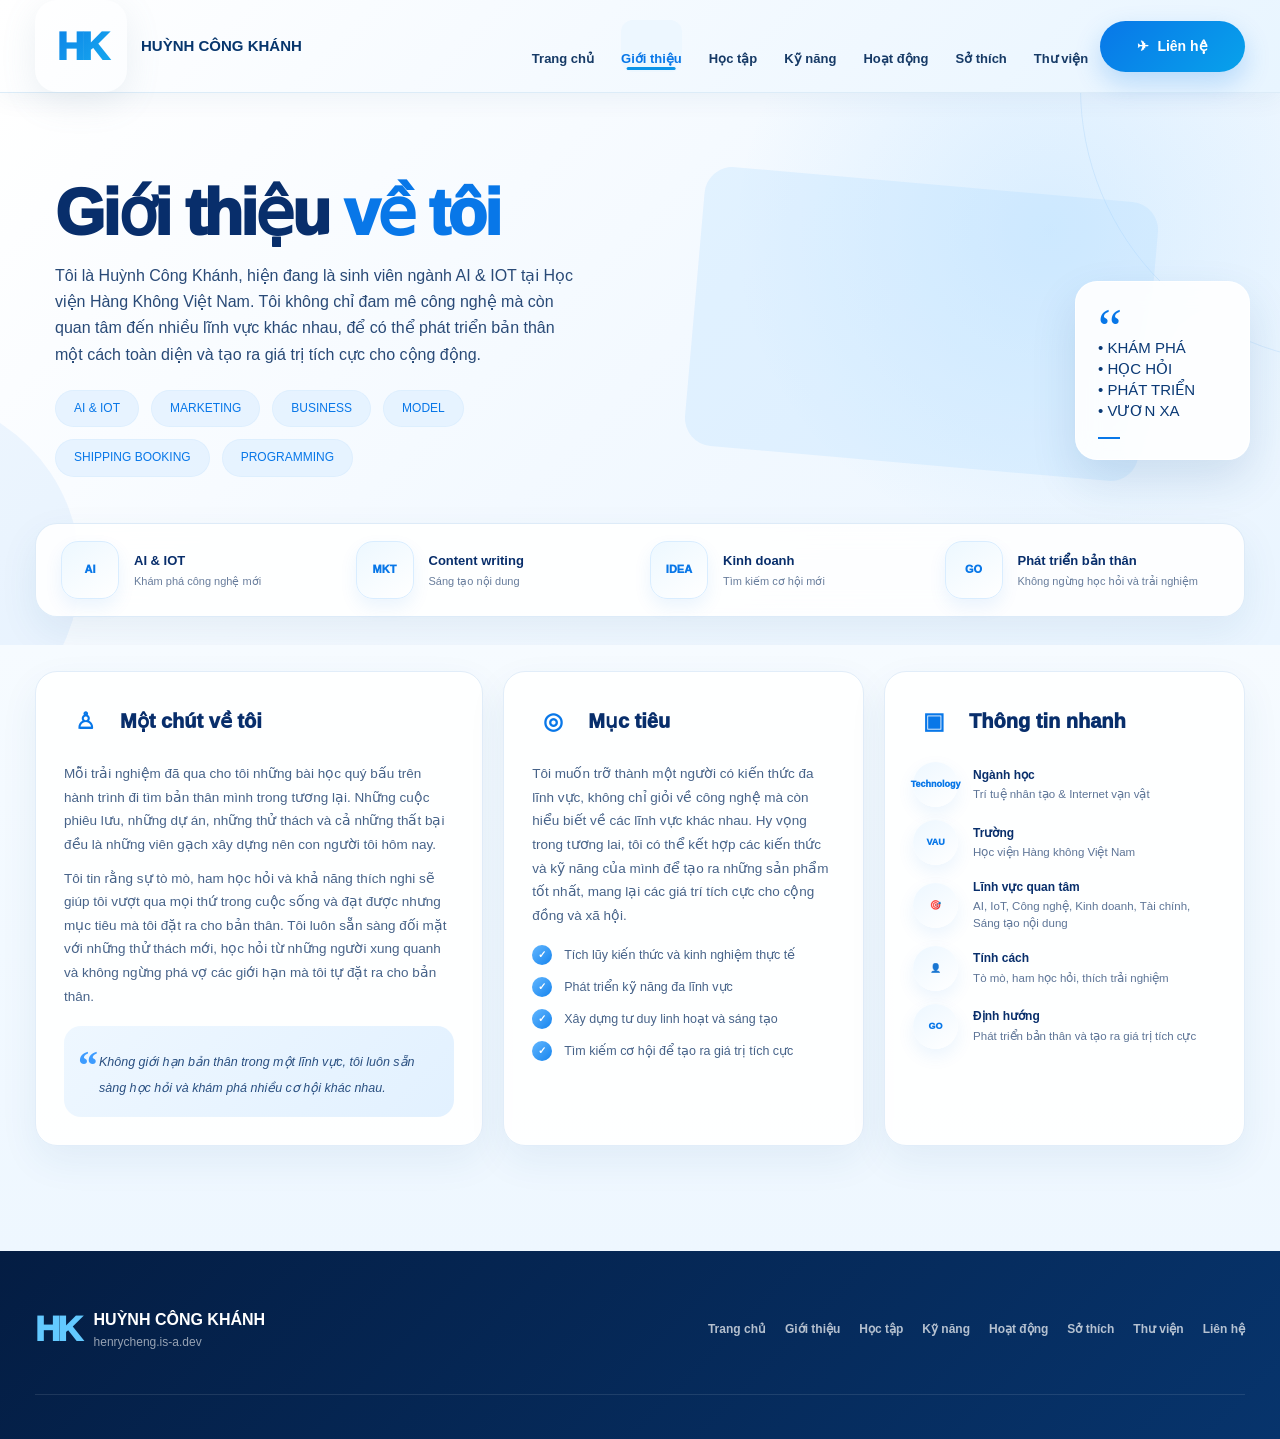
<file: about.html>
<!DOCTYPE html>
<html lang="vi">

<head>
    <meta charset="UTF-8">
    <meta name="viewport" content="width=device-width, initial-scale=1.0">

    <meta name="description"
          content="Giới thiệu về Huỳnh Công Khánh - Sinh viên Trí tuệ nhân tạo & Internet vạn vật">

    <title>Huỳnh Công Khánh | Giới thiệu</title>

    <link rel="stylesheet" href="style.css">
</head>

<body>


<!-- =====================================================
     HEADER
===================================================== -->

<header class="site-header">

    <div class="container navbar">

        <a href="index.html" class="logo">
            <span class="logo-hk">HK</span>
            <span class="logo-name">HUỲNH CÔNG KHÁNH</span>
        </a>


        <nav class="main-nav">

            <ul class="nav-links">

                <li>
                    <a href="index.html">
                        Trang chủ
                    </a>
                </li>

                <li>
                    <a href="about.html" class="active">
                        Giới thiệu
                    </a>
                </li>

                <li>
                    <a href="education.html">
                        Học tập
                    </a>
                </li>

                <li>
                    <a href="skills.html">
                        Kỹ năng
                    </a>
                </li>

                <li>
                    <a href="projects.html">
                        Hoạt động
                    </a>
                </li>

                <li>
                    <a href="interests.html">
                        Sở thích
                    </a>
                </li>

                <li>
                    <a href="gallery.html">
                        Thư viện
                    </a>
                </li>

            </ul>

        </nav>


        <a href="contact.html" class="nav-contact">
            <span>✈</span>
            Liên hệ
        </a>

    </div>

</header>



<!-- =====================================================
     ABOUT PAGE
===================================================== -->

<main class="about-new-page">


<!-- =====================================================
     HERO
===================================================== -->

<section class="about-new-hero">

    <div class="about-new-decoration about-decoration-left"></div>
    <div class="about-new-decoration about-decoration-right"></div>


    <div class="container about-new-hero-grid">


        <!-- ================= LEFT ================= -->

        <div class="about-new-intro">



            <h1>
                Giới thiệu
                <span>về tôi</span>
            </h1>


            <p class="about-new-description">
                Tôi là Huỳnh Công Khánh, hiện đang là sinh viên ngành AI & IOT tại Học viện Hàng Không Việt Nam.
                Tôi không chỉ đam mê công nghệ mà còn quan tâm đến nhiều lĩnh vực khác nhau, để có thể phát triển bản thân một cách toàn diện và tạo ra giá trị tích cực cho cộng động.
            </p>


            <!-- TAGS -->

            <div class="about-new-tags">

                <span>AI & IOT</span>

                <span>MARKETING</span>

                <span>BUSINESS</span>

                <span>MODEL</span>

                <span>SHIPPING BOOKING</span>

                <span>PROGRAMMING</span>

            </div>

        </div>



        <!-- ================= RIGHT IMAGE ================= -->

        <div class="about-new-photo-area">


            <div class="about-photo-back"></div>


        


            <!-- QUOTE -->

            <div class="about-photo-quote">

                <div class="about-quote-mark">
                    “
                </div>


                        


                
                <p>
                    • KHÁM PHÁ<br>
                    • HỌC HỎI<br>
                    • PHÁT TRIỂN<br>
                    • VƯƠN XA
                </p>

                <span></span>

            </div>


        </div>

    </div>



    <!-- =================================================
         HIGHLIGHT BAR
    ================================================= -->

    <div class="container">

        <div class="about-highlight-bar">


            <!-- ITEM 1 -->

            <div class="about-highlight-item">

                <div class="about-highlight-icon">
                    AI
                </div>

                <div>

                    <strong>
                        AI & IOT 
                    </strong>

                    <span>
                        Khám phá công nghệ mới
                    </span>

                </div>

            </div>



            <!-- ITEM 2 -->

            <div class="about-highlight-item">

                <div class="about-highlight-icon">
                    MKT
                </div>

                <div>

                    <strong>
                        Content writing 
                    </strong>

                    <span>
                        Sáng tạo nội dung 
                    </span>

                </div>

            </div>



            <!-- ITEM 3 -->

            <div class="about-highlight-item">

                <div class="about-highlight-icon">
                    IDEA
                </div>

                <div>

                    <strong>
                        Kinh doanh
                    </strong>

                    <span>
                        Tìm kiếm cơ hội mới 
                    </span>

                </div>

            </div>



            <!-- ITEM 4 -->

            <div class="about-highlight-item">

                <div class="about-highlight-icon">
                    GO 
                </div>

                <div>

                    <strong>
                        Phát triển bản thân
                    </strong>

                    <span>
                        Không ngừng học hỏi và trải nghiệm 
                    </span>

                </div>

            </div>


        </div>

    </div>

</section>



<!-- =====================================================
     ABOUT DETAILS
===================================================== -->

<section class="about-new-details">

    <div class="container">


        <div class="about-details-grid">


            <!-- =================================================
                 CARD 1 - MỘT CHÚT VỀ TÔI
            ================================================= -->

            <article class="about-detail-card">


                <div class="about-detail-title">

                    <div class="about-detail-title-icon">
                        ♙
                    </div>

                    <h2>
                        Một chút về tôi
                    </h2>

                </div>


                <p>
                    Mỗi trải nghiệm đã qua cho tôi những bài học quý bấu trên hành trình đi tìm bản thân mình trong tương lại. 
                    Những cuộc phiêu lưu, những dự án, những thử thách và cả những thất bại đều là những viên gạch xây dựng nên con người tôi hôm nay. 

                </p>


                <p>
                    Tôi tin rằng sự tò mò, ham học hỏi và khả năng thích nghi sẽ giúp tôi vượt qua mọi thứ trong cuộc sống và đạt được nhưng mục tiêu mà tôi đặt ra cho bản thân. 
                    Tôi luôn sẵn sàng đối mặt với những thử thách mới, học hỏi từ những người xung quanh và không ngừng phá vợ các giới hạn mà tôi tự đặt ra cho bản thân.
                
                </p>


                <div class="about-mini-quote">

                    <span>“</span>

                    <em>
                        Không giới hạn bản thân trong một lĩnh vực,
                        tôi luôn sẵn sàng học hỏi và khám phá
                        nhiều cơ hội khác nhau.
                    </em>

                </div>


            </article>



            <!-- =================================================
                 CARD 2 - MỤC TIÊU
            ================================================= -->

            <article class="about-detail-card">


                <div class="about-detail-title">

                    <div class="about-detail-title-icon">
                        ◎
                    </div>

                    <h2>
                        Mục tiêu
                    </h2>

                </div>


                <p>
                    Tôi muốn trỡ thành một người có kiến thức đa lĩnh vực, không chỉ giỏi về công nghệ mà còn hiểu biết về các lĩnh vực khác nhau.
                    Hy vọng trong tương lai, tôi có thể kết hợp các kiến thức và kỹ năng của mình để tạo ra những sản phẩm tốt nhất, mang lại các giá trí tích cực cho cộng đồng và xã hội.
                
                </p>



                <div class="about-goal-list">


                    <div>
                        <span>✓</span>

                        <p>
                            Tích lũy kiến thức và kinh nghiệm thực tế
                        </p>
                    </div>


                    <div>
                        <span>✓</span>

                        <p>
                            Phát triển kỹ năng đa lĩnh vực
                        </p>
                    </div>


                    <div>
                        <span>✓</span>

                        <p>
                            Xây dựng tư duy linh hoạt và sáng tạo
                        </p>
                    </div>


                    <div>
                        <span>✓</span>

                        <p>
                            Tìm kiếm cơ hội để tạo ra giá trị tích cực
                        </p>
                    </div>


                </div>


            </article>



            <!-- =================================================
                 CARD 3 - THÔNG TIN NHANH
            ================================================= -->

            <article class="about-detail-card about-quick-card">


                <div class="about-detail-title">

                    <div class="about-detail-title-icon">
                        ▣
                    </div>

                    <h2>
                        Thông tin nhanh
                    </h2>

                </div>



                <div class="about-quick-list">


                    <!-- NGÀNH -->

                    <div class="about-quick-item">

                        <div class="about-quick-icon">
                            Technology
                        </div>

                        <div>

                            <strong>
                                Ngành học
                            </strong>

                            <p>
                                Trí tuệ nhân tạo & Internet vạn vật
                            </p>

                        </div>

                    </div>



                    <!-- TRƯỜNG -->

                    <div class="about-quick-item">

                        <div class="about-quick-icon">
                            VAU
                        </div>

                        <div>

                            <strong>
                                Trường
                            </strong>

                            <p>
                                Học viện Hàng không Việt Nam
                            </p>

                        </div>

                    </div>



                    <!-- QUAN TÂM -->

                    <div class="about-quick-item">

                        <div class="about-quick-icon">
                            🎯
                        </div>

                        <div>

                            <strong>
                                Lĩnh vực quan tâm
                            </strong>

                            <p>
                                AI, IoT, Công nghệ, Kinh doanh,
                                Tài chính, Sáng tạo nội dung
                            </p>

                        </div>

                    </div>



                    <!-- TÍNH CÁCH -->

                    <div class="about-quick-item">

                        <div class="about-quick-icon">
                            👤
                        </div>

                        <div>

                            <strong>
                                Tính cách
                            </strong>

                            <p>
                                Tò mò, ham học hỏi,
                                thích trải nghiệm
                            </p>

                        </div>

                    </div>



                    <!-- ĐỊNH HƯỚNG -->

                    <div class="about-quick-item">

                        <div class="about-quick-icon">
                            GO
                        </div>

                        <div>

                            <strong>
                                Định hướng
                            </strong>

                            <p>
                                Phát triển bản thân
                                và tạo ra giá trị tích cực
                            </p>

                        </div>

                    </div>


                </div>


            </article>


        </div>


    </div>

</section>


</main>



<!-- =====================================================
     FOOTER
===================================================== -->

<footer class="site-footer">

    <div class="container footer-container">


        <div class="footer-brand">

            <span class="footer-hk">
                HK
            </span>


            <div>

                <strong>
                    HUỲNH CÔNG KHÁNH
                </strong>

                <p>
                    henrycheng.is-a.dev
                </p>

            </div>

        </div>


        <div class="footer-links">

            <a href="index.html">
                Trang chủ
            </a>

            <a href="about.html">
                Giới thiệu
            </a>

            <a href="education.html">
                Học tập
            </a>

            <a href="skills.html">
                Kỹ năng
            </a>

            <a href="projects.html">
                Hoạt động
            </a>

            <a href="interests.html">
                Sở thích
            </a>

            <a href="gallery.html">
                Thư viện
            </a>

            <a href="contact.html">
                Liên hệ
            </a>

        </div>


        <div class="footer-copy">



        </div>


    </div>

</footer>


</body>

</html>
</file>
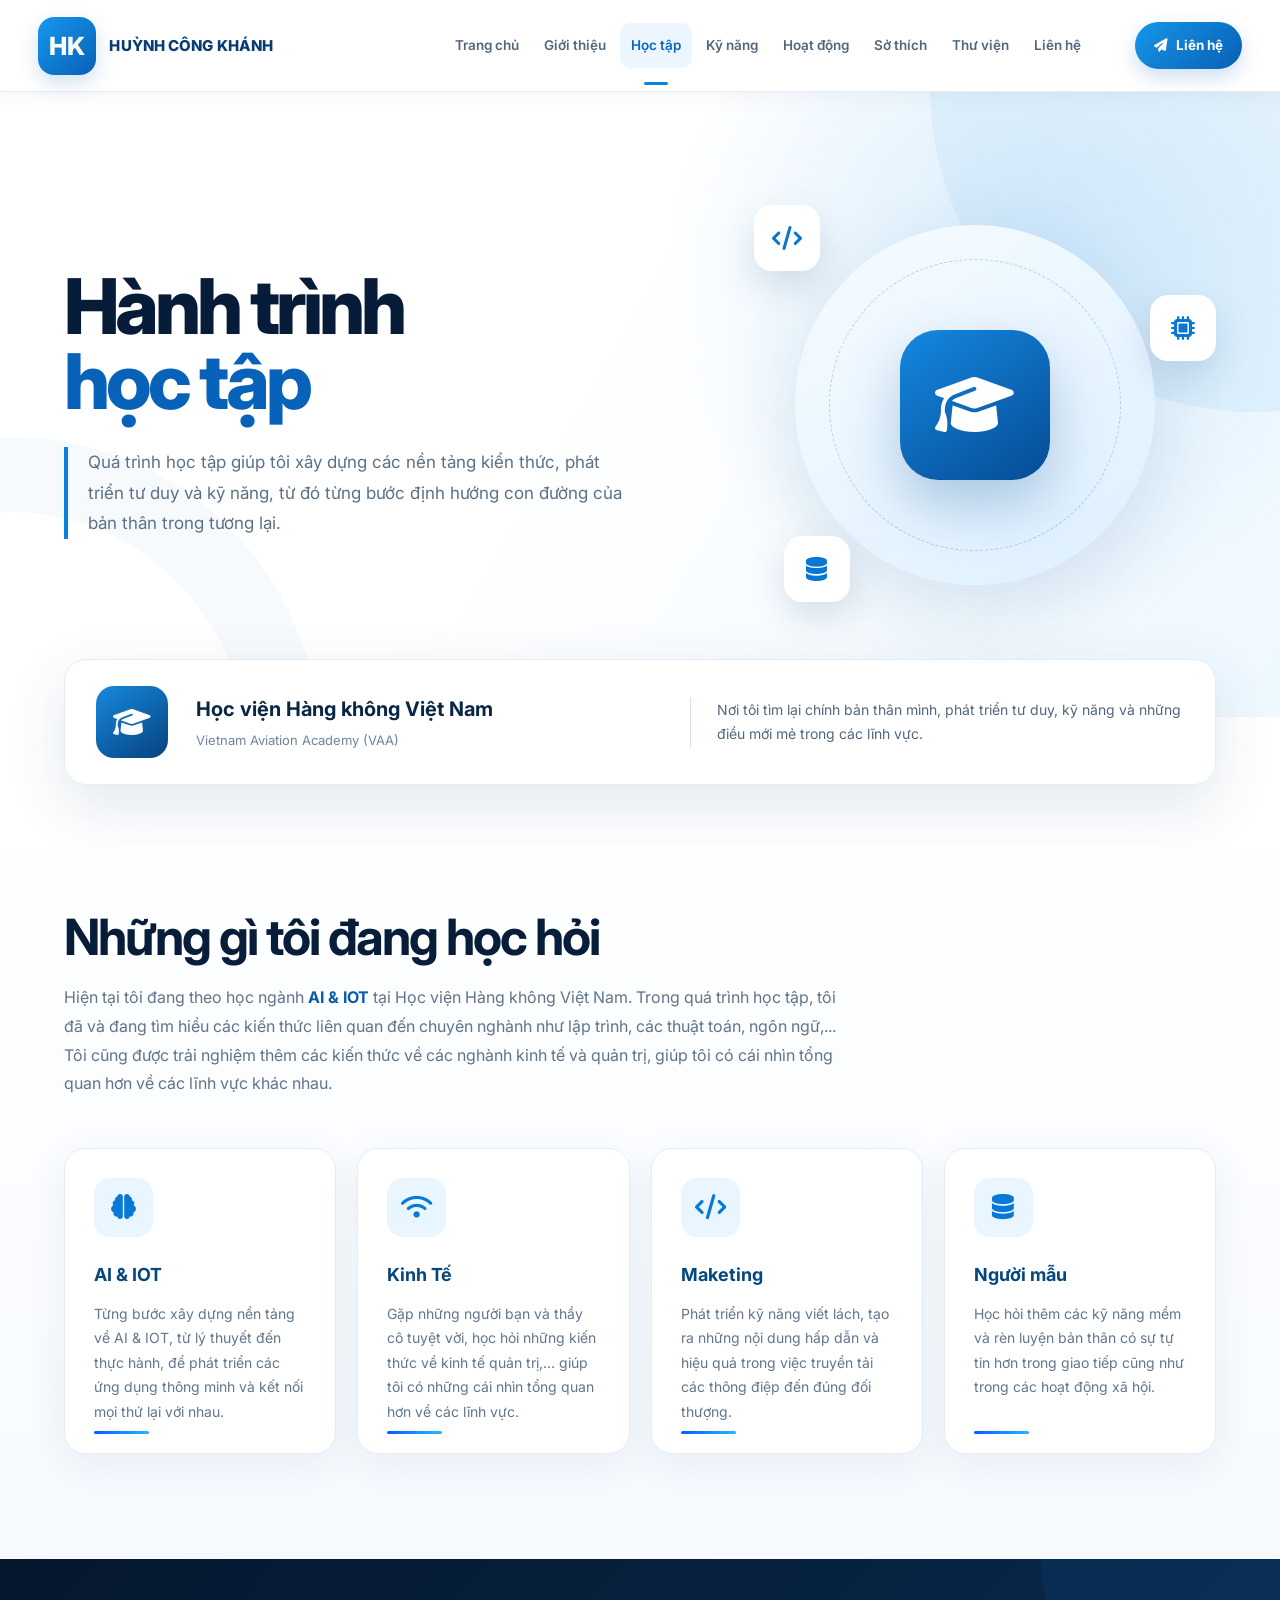
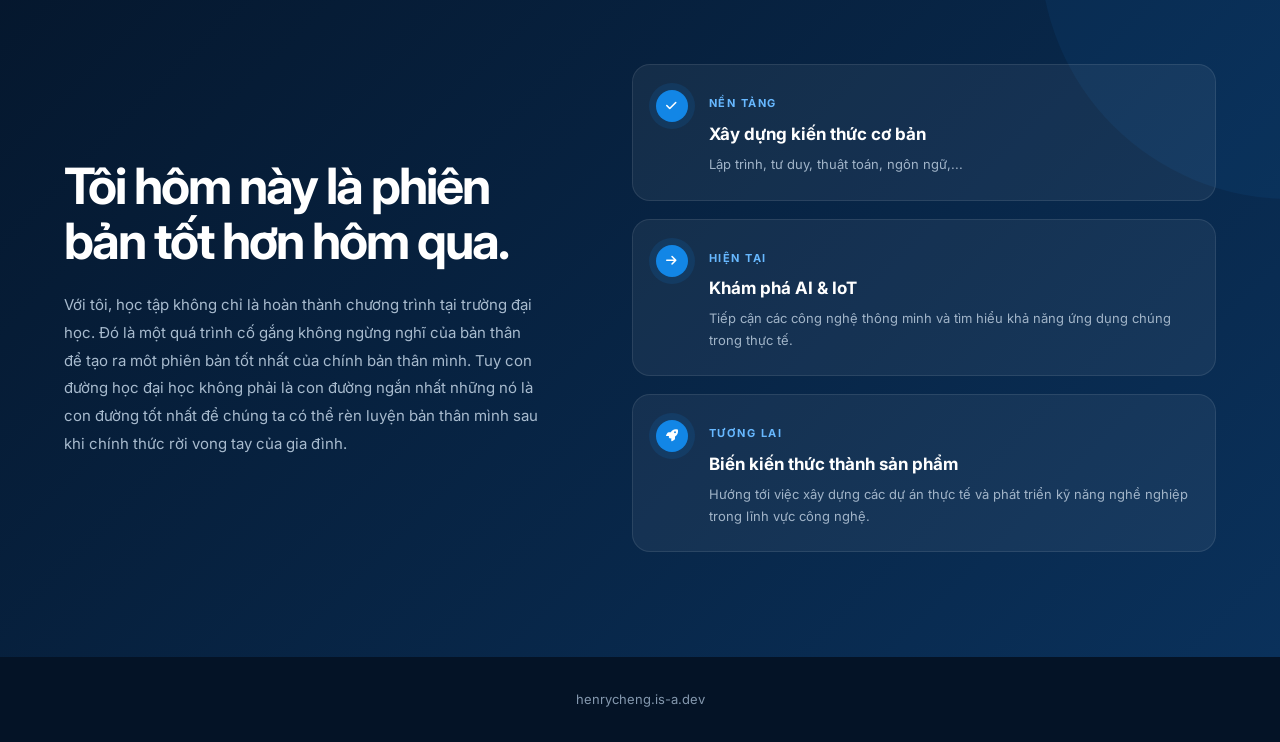
<file: education.html>
<!DOCTYPE html>
<html lang="vi">

<head>
    <meta charset="UTF-8">

    <meta name="viewport"
          content="width=device-width, initial-scale=1.0">

    <meta name="description"
          content="Hành trình học tập của Huỳnh Công Khánh">

    <title>Huỳnh Công Khánh | Học tập</title>

    <!-- FONT -->
    <link rel="preconnect"
          href="https://fonts.googleapis.com">

    <link rel="preconnect"
          href="https://fonts.gstatic.com"
          crossorigin>

    <link href="https://fonts.googleapis.com/css2?family=Inter:wght@400;500;600;700;800&display=swap"
          rel="stylesheet">

    <!-- ICON -->
    <link rel="stylesheet"
          href="https://cdnjs.cloudflare.com/ajax/libs/font-awesome/6.5.2/css/all.min.css">


    <style>

        /* =====================================================
           RESET
        ===================================================== */

        * {
            margin: 0;
            padding: 0;
            box-sizing: border-box;
        }

        html {
            scroll-behavior: smooth;
        }

        body {
            font-family: "Inter", Arial, sans-serif;
            background: #ffffff;
            color: #0a2342;
            line-height: 1.6;
        }

        a {
            color: inherit;
            text-decoration: none;
        }

        img {
            max-width: 100%;
            display: block;
        }


        /* =====================================================
           CONTAINER
        ===================================================== */

        .container {
            width: min(1180px, 90%);
            margin: auto;
        }


        /* =====================================================
           HEADER
        ===================================================== */

        .header {
            width: 100%;
            height: 92px;

            position: sticky;
            top: 0;
            z-index: 9999;

            background:
                rgba(255, 255, 255, 0.96);

            border-bottom:
                1px solid #e8eef5;

            box-shadow:
                0 4px 20px
                rgba(17, 58, 95, 0.05);

            backdrop-filter: blur(15px);
        }


        .header-inner {
            width: min(1500px, 94%);
            height: 100%;

            margin: auto;

            display: flex;
            align-items: center;

            gap: 35px;
        }


        /* =====================================================
           LOGO
        ===================================================== */

        .logo {
            display: flex;
            align-items: center;

            gap: 13px;

            flex-shrink: 0;
        }


        .logo-box {
            width: 58px;
            height: 58px;

            display: flex;
            align-items: center;
            justify-content: center;

            border-radius: 16px;

            background:
                linear-gradient(
                    135deg,
                    #1598ed,
                    #0860b6
                );

            color: white;

            font-size: 25px;
            font-weight: 800;

            box-shadow:
                0 8px 20px
                rgba(8, 96, 182, 0.18);
        }


        .logo-name {
            color: #073c74;

            font-size: 15px;
            font-weight: 800;

            white-space: nowrap;

            letter-spacing: 0.1px;
        }


        /* =====================================================
           NAVIGATION
        ===================================================== */

        .nav {
            margin-left: auto;

            display: flex;
            align-items: center;

            gap: 3px;
        }


        .nav a {
            position: relative;

            padding: 12px 11px;

            border-radius: 10px;

            color: #52677d;

            font-size: 13.5px;
            font-weight: 600;

            white-space: nowrap;

            transition:
                color 0.25s ease,
                background 0.25s ease;
        }


        .nav a:hover {
            color: #0767c2;
            background: #f1f7fd;
        }


        .nav a.active {
            color: #0867c3;
            background: #edf6ff;
        }


        .nav a.active::after {
            content: "";

            position: absolute;

            left: 50%;
            bottom: -17px;

            width: 24px;
            height: 3px;

            transform: translateX(-50%);

            border-radius: 10px;

            background: #0b83df;
        }


        /* =====================================================
           CONTACT BUTTON
        ===================================================== */

        .contact-btn {
            margin-left: 8px;

            padding: 13px 19px;

            display: flex;
            align-items: center;

            gap: 8px;

            flex-shrink: 0;

            border-radius: 100px;

            background:
                linear-gradient(
                    135deg,
                    #1596e9,
                    #0960b5
                );

            color: white;

            font-size: 13.5px;
            font-weight: 700;

            box-shadow:
                0 8px 20px
                rgba(9, 96, 181, 0.2);

            transition: 0.25s ease;
        }


        .contact-btn:hover {
            transform: translateY(-2px);

            box-shadow:
                0 12px 25px
                rgba(9, 96, 181, 0.27);
        }


        /* =====================================================
           MOBILE MENU BUTTON
        ===================================================== */

        .menu-toggle {
            display: none;

            width: 46px;
            height: 46px;

            margin-left: auto;

            align-items: center;
            justify-content: center;

            border: 1px solid #e1eaf3;

            border-radius: 12px;

            background: #ffffff;

            color: #07589f;

            font-size: 20px;

            cursor: pointer;
        }


        /* =====================================================
           HERO
        ===================================================== */

        .hero {
            min-height: 625px;

            position: relative;

            display: flex;
            align-items: center;

            overflow: hidden;

            background:
                radial-gradient(
                    circle at 80% 28%,
                    rgba(29, 147, 231, 0.15),
                    transparent 32%
                ),
                linear-gradient(
                    120deg,
                    #ffffff 0%,
                    #ffffff 43%,
                    #eef8ff 100%
                );
        }


        .hero::before {
            content: "";

            position: absolute;

            width: 650px;
            height: 650px;

            right: -300px;
            top: -330px;

            border-radius: 50%;

            background:
                rgba(13, 125, 214, 0.06);
        }


        .hero::after {
            content: "";

            position: absolute;

            width: 470px;
            height: 470px;

            left: -300px;
            bottom: -340px;

            border-radius: 50%;

            border:
                75px solid
                rgba(11, 112, 202, 0.035);
        }


        .hero-grid {
            position: relative;
            z-index: 2;

            display: grid;

            grid-template-columns:
                1.1fr 0.9fr;

            gap: 80px;

            align-items: center;
        }


        /* =====================================================
           HERO LEFT
        ===================================================== */

        .eyebrow {
            margin-bottom: 21px;

            display: flex;
            align-items: center;

            gap: 14px;

            color: #496982;

            font-size: 12px;
            font-weight: 700;

            letter-spacing: 4px;

            text-transform: uppercase;
        }


        .eyebrow::after {
            content: "";

            width: 50px;
            height: 1px;

            background: #7890a7;
        }


        .hero h1 {
            margin-bottom: 28px;

            color: #071c38;

            font-size:
                clamp(55px, 6vw, 82px);

            font-weight: 800;

            line-height: 0.97;

            letter-spacing: -4px;
        }


        .hero h1 span {
            display: block;

            color: #0862b9;
        }


        .hero-description {
            max-width: 570px;

            padding-left: 20px;

            border-left:
                4px solid #0781db;

            color: #5b7086;

            font-size: 17px;

            line-height: 1.8;
        }


        /* =====================================================
           HERO RIGHT
        ===================================================== */

        .hero-art {
            min-height: 430px;

            position: relative;

            display: flex;
            align-items: center;
            justify-content: center;
        }


        .art-circle {
            width: 360px;
            height: 360px;

            position: relative;

            display: flex;
            align-items: center;
            justify-content: center;

            border-radius: 50%;

            background:
                linear-gradient(
                    145deg,
                    #f7fcff,
                    #dcefff
                );

            box-shadow:
                0 30px 80px
                rgba(16, 75, 130, 0.13);
        }


        .art-circle::before {
            content: "";

            position: absolute;

            width: 290px;
            height: 290px;

            border:
                1px dashed
                rgba(8, 104, 192, 0.27);

            border-radius: 50%;
        }


        .main-icon {
            width: 150px;
            height: 150px;

            position: relative;
            z-index: 2;

            display: flex;
            align-items: center;
            justify-content: center;

            border-radius: 38px;

            background:
                linear-gradient(
                    145deg,
                    #1488df,
                    #064b95
                );

            color: white;

            font-size: 63px;

            box-shadow:
                0 25px 55px
                rgba(4, 76, 145, 0.27);
        }


        .float-icon {
            width: 66px;
            height: 66px;

            position: absolute;
            z-index: 5;

            display: flex;
            align-items: center;
            justify-content: center;

            border-radius: 18px;

            background: white;

            color: #0877d3;

            font-size: 24px;

            box-shadow:
                0 15px 35px
                rgba(24, 71, 114, 0.15);
        }


        .float-1 {
            top: 15px;
            left: 20px;
        }


        .float-2 {
            right: 0;
            top: 105px;
        }


        .float-3 {
            left: 50px;
            bottom: 18px;
        }


        /* =====================================================
           SCHOOL CARD
        ===================================================== */

        .school-section {
            position: relative;
            z-index: 10;

            margin-top: -58px;
        }


        .school-card {
            display: grid;

            grid-template-columns:
                74px 1fr 1px 1fr;

            gap: 26px;

            align-items: center;

            padding: 26px 31px;

            border:
                1px solid #e3edf6;

            border-radius: 22px;

            background:
                rgba(255, 255, 255, 0.98);

            box-shadow:
                0 20px 60px
                rgba(16, 60, 105, 0.12);
        }


        .school-icon {
            width: 72px;
            height: 72px;

            display: flex;
            align-items: center;
            justify-content: center;

            border-radius: 18px;

            background:
                linear-gradient(
                    145deg,
                    #1789de,
                    #06427e
                );

            color: white;

            font-size: 30px;
        }


        .school-name h3 {
            margin-bottom: 5px;

            color: #092644;

            font-size: 20px;
        }


        .school-name p {
            color: #71849a;

            font-size: 13px;
        }


        .divider {
            width: 1px;
            height: 50px;

            background: #d5e0ea;
        }


        .school-description {
            color: #52677e;

            font-size: 14px;

            line-height: 1.75;
        }


        /* =====================================================
           LEARNING
        ===================================================== */

        .learning {
            padding: 125px 0 105px;

            background:
                linear-gradient(
                    180deg,
                    #ffffff,
                    #f6faff
                );
        }


        .section-heading {
            max-width: 780px;

            margin-bottom: 50px;
        }


        .section-heading h2 {
            margin-bottom: 18px;

            color: #071d39;

            font-size:
                clamp(36px, 4vw, 50px);

            line-height: 1.1;

            letter-spacing: -2px;
        }


        .section-heading p {
            color: #60748a;

            font-size: 16px;

            line-height: 1.8;
        }


        .section-heading strong {
            color: #0b5ca7;
        }


        /* =====================================================
           CARDS
        ===================================================== */

        .learning-grid {
            display: grid;

            grid-template-columns:
                repeat(4, 1fr);

            gap: 21px;
        }


        .learning-card {
            min-height: 295px;

            position: relative;

            padding: 29px;

            overflow: hidden;

            border:
                1px solid #e4edf6;

            border-radius: 21px;

            background: white;

            box-shadow:
                0 12px 40px
                rgba(25, 65, 105, 0.07);

            transition: 0.3s ease;
        }


        .learning-card:hover {
            transform: translateY(-9px);

            border-color: #c8e4f8;

            box-shadow:
                0 25px 55px
                rgba(25, 65, 105, 0.13);
        }


        .card-number {
            position: absolute;

            right: 21px;
            top: 12px;

            color: #edf3f8;

            font-size: 55px;
            font-weight: 800;
        }


        .card-icon {
            width: 59px;
            height: 59px;

            position: relative;
            z-index: 2;

            margin-bottom: 24px;

            display: flex;
            align-items: center;
            justify-content: center;

            border-radius: 16px;

            background: #e9f5ff;

            color: #0879d7;

            font-size: 25px;
        }


        .learning-card h3 {
            position: relative;
            z-index: 2;

            margin-bottom: 12px;

            color: #06477f;

            font-size: 18px;
        }


        .learning-card p {
            position: relative;
            z-index: 2;

            color: #63768b;

            font-size: 14px;

            line-height: 1.75;
        }


        .learning-card::after {
            content: "";

            position: absolute;

            left: 29px;
            bottom: 19px;

            width: 55px;
            height: 3px;

            border-radius: 10px;

            background:
                linear-gradient(
                    90deg,
                    #075dff,
                    #22b9ff
                );

            transition: 0.3s;
        }


        .learning-card:hover::after {
            width: 105px;
        }


        /* =====================================================
           JOURNEY
        ===================================================== */

        .journey {
            padding: 105px 0;

            position: relative;

            overflow: hidden;

            color: white;

            background:
                linear-gradient(
                    135deg,
                    #05172d,
                    #0a315b
                );
        }


        .journey::before {
            content: "";

            position: absolute;

            width: 500px;
            height: 500px;

            right: -260px;
            top: -260px;

            border-radius: 50%;

            background:
                rgba(34, 145, 235, 0.07);
        }


        .journey-grid {
            position: relative;
            z-index: 2;

            display: grid;

            grid-template-columns:
                0.9fr 1.1fr;

            gap: 90px;

            align-items: center;
        }


        .journey .eyebrow {
            color: #66b8ff;
        }


        .journey .eyebrow::after {
            background: #4083bd;
        }


        .journey h2 {
            margin-bottom: 22px;

            font-size:
                clamp(36px, 4vw, 50px);

            line-height: 1.1;

            letter-spacing: -2px;
        }


        .journey-description {
            color: #a8bbce;

            font-size: 15px;

            line-height: 1.85;
        }


        /* =====================================================
           TIMELINE
        ===================================================== */

        .timeline {
            display: flex;
            flex-direction: column;

            gap: 18px;
        }


        .timeline-item {
            position: relative;

            padding:
                24px 25px
                24px 76px;

            border:
                1px solid
                rgba(255, 255, 255, 0.09);

            border-radius: 18px;

            background:
                rgba(255, 255, 255, 0.055);

            transition: 0.3s ease;
        }


        .timeline-item:hover {
            transform: translateX(6px);

            background:
                rgba(255, 255, 255, 0.08);
        }


        .timeline-icon {
            width: 32px;
            height: 32px;

            position: absolute;

            left: 23px;
            top: 25px;

            display: flex;
            align-items: center;
            justify-content: center;

            border-radius: 50%;

            background: #1286e6;

            color: white;

            font-size: 12px;

            box-shadow:
                0 0 0 7px
                rgba(18, 134, 230, 0.13);
        }


        .timeline-item span {
            color: #67b8ff;

            font-size: 11px;
            font-weight: 700;

            letter-spacing: 1.5px;
        }


        .timeline-item h3 {
            margin: 6px 0;

            font-size: 17px;
        }


        .timeline-item p {
            color: #a1b4c8;

            font-size: 13px;

            line-height: 1.65;
        }


        /* =====================================================
           FOOTER
        ===================================================== */

        .footer {
            padding: 32px 20px;

            text-align: center;

            background: #041326;

            color: #8498ae;

            font-size: 13px;
        }


        /* =====================================================
           TABLET
        ===================================================== */

        @media (max-width: 1200px) {

            .header-inner {
                width: 95%;
                gap: 20px;
            }

            .logo-name {
                display: none;
            }

            .nav a {
                padding: 11px 8px;
                font-size: 12.5px;
            }
        }


        @media (max-width: 950px) {

            .hero-grid {
                grid-template-columns: 1fr;
            }

            .hero-art {
                display: none;
            }

            .hero {
                min-height: 570px;
            }

            .learning-grid {
                grid-template-columns:
                    repeat(2, 1fr);
            }

            .journey-grid {
                grid-template-columns: 1fr;

                gap: 55px;
            }

            .school-card {
                grid-template-columns:
                    74px 1fr;
            }

            .divider,
            .school-description {
                display: none;
            }


            /* MOBILE NAV */

            .nav,
            .contact-btn {
                display: none;
            }

            .menu-toggle {
                display: flex;
            }

            .logo-name {
                display: block;
            }

            .header {
                height: 82px;
            }

            .nav.open {
                display: flex;

                position: absolute;

                top: 82px;
                left: 0;

                width: 100%;

                padding: 14px 5% 20px;

                flex-direction: column;
                align-items: stretch;

                gap: 3px;

                background: white;

                border-top:
                    1px solid #edf1f5;

                box-shadow:
                    0 15px 30px
                    rgba(20, 55, 90, 0.1);
            }

            .nav.open a {
                width: 100%;

                padding: 13px 15px;
            }

            .nav a.active::after {
                display: none;
            }

            .nav.open .mobile-contact {
                margin-top: 5px;

                color: white;

                background:
                    linear-gradient(
                        135deg,
                        #1596e9,
                        #0960b5
                    );
            }
        }


        /* =====================================================
           MOBILE
        ===================================================== */

        @media (max-width: 650px) {

            .header-inner {
                width: 92%;
            }

            .logo-box {
                width: 48px;
                height: 48px;

                border-radius: 13px;

                font-size: 21px;
            }

            .logo-name {
                font-size: 13px;
            }

            .hero {
                min-height: 530px;
            }

            .hero h1 {
                font-size: 50px;

                letter-spacing: -3px;
            }

            .hero-description {
                font-size: 15px;
            }

            .school-section {
                margin-top: -42px;
            }

            .school-card {
                padding: 18px;

                gap: 15px;
            }

            .school-icon {
                width: 58px;
                height: 58px;

                font-size: 23px;
            }

            .school-name h3 {
                font-size: 15px;
            }

            .school-name p {
                font-size: 11px;
            }

            .learning {
                padding:
                    100px 0 80px;
            }

            .learning-grid {
                grid-template-columns: 1fr;
            }

            .journey {
                padding: 80px 0;
            }

            .timeline-item {
                padding:
                    22px 20px
                    22px 70px;
            }
        }


        @media (max-width: 400px) {

            .logo-name {
                max-width: 150px;

                white-space: normal;

                line-height: 1.25;
            }

            .hero h1 {
                font-size: 44px;
            }
        }

    </style>

</head>


<body>


<!-- =====================================================
     HEADER
===================================================== -->

<header class="header">

    <div class="header-inner">


        <!-- LOGO -->

        <a href="index.html"
           class="logo">

            <div class="logo-box">
                HK
            </div>

            <span class="logo-name">
                HUỲNH CÔNG KHÁNH
            </span>

        </a>


        <!-- DESKTOP NAV -->

        <nav class="nav"
             id="navigation">

            <a href="index.html">
                Trang chủ
            </a>

            <a href="about.html">
                Giới thiệu
            </a>

            <a href="education.html"
               class="active">
                Học tập
            </a>

            <a href="skills.html">
                Kỹ năng
            </a>

            <a href="projects.html">
                Hoạt động
            </a>

            <a href="interests.html">
                Sở thích
            </a>

            <a href="gallery.html">
                Thư viện
            </a>

            <!-- CHỈ HIỆN TRONG MENU MOBILE -->

            <a href="contact.html"
               class="mobile-contact">
                Liên hệ
            </a>

        </nav>


        <!-- CONTACT -->

        <a href="contact.html"
           class="contact-btn">

            <i class="fa-solid fa-paper-plane"></i>

            Liên hệ

        </a>


        <!-- MOBILE BUTTON -->

        <button class="menu-toggle"
                id="menuToggle"
                type="button"
                aria-label="Mở menu">

            <i class="fa-solid fa-bars"></i>

        </button>


    </div>

</header>



<main>


    <!-- =====================================================
         HERO
    ====================================================== -->

    <section class="hero">

        <div class="container hero-grid">


            <!-- LEFT -->

            <div>

              

                <h1>

                    Hành trình

                    <span>
                        học tập
                    </span>

                </h1>


                <p class="hero-description">

                    Quá trình học tập giúp tôi xây dựng các nền tảng kiển thức, phát triển tư duy và kỹ năng, từ đó từng bước định hướng con đường của bản thân trong tương lại. 

                </p>

            </div>



            <!-- RIGHT -->

            <div class="hero-art">


                <div class="art-circle">

                    <div class="main-icon">

                        <i class="fa-solid fa-graduation-cap"></i>

                    </div>

                </div>


                <div class="float-icon float-1">

                    <i class="fa-solid fa-code"></i>

                </div>


                <div class="float-icon float-2">

                    <i class="fa-solid fa-microchip"></i>

                </div>


                <div class="float-icon float-3">

                    <i class="fa-solid fa-database"></i>

                </div>


            </div>


        </div>

    </section>



    <!-- =====================================================
         SCHOOL
    ====================================================== -->

    <section class="school-section">

        <div class="container">

            <div class="school-card">


                <div class="school-icon">

                    <i class="fa-solid fa-graduation-cap"></i>

                </div>


                <div class="school-name">

                    <h3>
                        Học viện Hàng không Việt Nam
                    </h3>

                    <p>
                        Vietnam Aviation Academy (VAA)
                    </p>

                </div>


                <div class="divider"></div>


                <div class="school-description">

                    Nơi tôi tìm lại chính bản thân mình, phát triển tư duy, kỹ năng và những điều mới mẻ trong các lĩnh vực. 


                </div>


            </div>

        </div>

    </section>



    <!-- =====================================================
         LEARNING
    ====================================================== -->

    <section class="learning">

        <div class="container">


            <div class="section-heading">

            

                <h2>
                    Những gì tôi đang học hỏi 
                </h2>


                <p>

                    Hiện tại tôi đang theo học ngành

                    <strong>
                        AI & IOT 
                    </strong>

                    tại Học viện Hàng không Việt Nam.

                    Trong quá trình học tập, tôi đã và đang tìm hiểu các kiến thức liên quan đến chuyên nghành như lập trình, các thuật toán, ngôn ngữ,... 
                    Tôi cũng được trải nghiệm thêm các kiến thức về các nghành kinh tế và quản trị, giúp tôi có cái nhìn tổng quan hơn về các lĩnh vực khác nhau. 


                </p>

            </div>



            <div class="learning-grid">


                <!-- 01 -->

                <article class="learning-card">


                    <div class="card-icon">

                        <i class="fa-solid fa-brain"></i>

                    </div>

                    <h3>
                        AI & IOT 
                    </h3>

                    <p>

                        Từng bước xây dựng nền tảng về AI & IOT, từ lý thuyết đến thực hành, để phát triển các ứng dụng thông minh và kết nối mọi thứ lại với nhau. 


                    </p>

                </article>



                <!-- 02 -->

                <article class="learning-card">

                 

                    <div class="card-icon">

                        <i class="fa-solid fa-wifi"></i>

                    </div>

                    <h3>
                        Kinh Tế
                    </h3>

                    <p>

                        Gặp những người bạn và thầy cô tuyệt vời, học hỏi những kiến thức về kinh tế quản trị,... giúp tôi có những cái nhìn tổng quan hơn về các lĩnh vực. 


                    </p>

                </article>



                <!-- 03 -->

                <article class="learning-card">

                

                    <div class="card-icon">

                        <i class="fa-solid fa-code"></i>

                    </div>

                    <h3>
                        Maketing 
                    </h3>

                    <p>

                        Phát triển kỹ năng viết lách, tạo ra những nội dung hấp dẫn và hiệu quả trong việc truyền tải các thông điệp đến đúng đối thượng. 


                    </p>

                </article>



                <!-- 04 -->

                <article class="learning-card">


                    <div class="card-icon">

                        <i class="fa-solid fa-database"></i>

                    </div>

                    <h3>
                        Người mẫu 
                    </h3>

                    <p>

                         Học hỏi thêm các kỹ năng mềm và rèn luyện bản thân có sự tự tin hơn trong giao tiếp cũng như trong các hoạt động xã hội. 
                        

                    </p>

                </article>


            </div>

        </div>

    </section>



    <!-- =====================================================
         JOURNEY
    ====================================================== -->

    <section class="journey">

        <div class="container journey-grid">


            <!-- LEFT -->

            <div>


                <h2>

                    Tôi hôm này là phiên bản tốt hơn hôm qua. 

                </h2>


                <p class="journey-description">

                    Với tôi, học tập không chỉ là hoàn thành
                    chương trình tại trường đại học.

                    Đó là một quá trình cố gắng không ngừng nghĩ của bản thân để tạo ra môt phiên bản tốt nhất của chính bản thân mình. 
                    Tuy con đường học đại học không phải là con đường ngắn nhất những nó là con đường tốt nhất để chúng ta có thể rèn luyện bản thân mình sau khi chính thức rời vong tay của gia đình. 

                </p>

            </div>



            <!-- RIGHT -->

            <div class="timeline">


                <div class="timeline-item">

                    <div class="timeline-icon">

                        <i class="fa-solid fa-check"></i>

                    </div>

                    <span>
                        NỀN TẢNG
                    </span>

                    <h3>
                        Xây dựng kiến thức cơ bản
                    </h3>

                    <p>

                        Lập trình, tư duy, thuật toán, ngôn ngữ,... 

                    </p>

                </div>



                <div class="timeline-item">

                    <div class="timeline-icon">

                        <i class="fa-solid fa-arrow-right"></i>

                    </div>

                    <span>
                        HIỆN TẠI
                    </span>

                    <h3>
                        Khám phá AI & IoT
                    </h3>

                    <p>

                        Tiếp cận các công nghệ thông minh
                        và tìm hiểu khả năng ứng dụng
                        chúng trong thực tế.

                    </p>

                </div>



                <div class="timeline-item">

                    <div class="timeline-icon">

                        <i class="fa-solid fa-rocket"></i>

                    </div>

                    <span>
                        TƯƠNG LAI
                    </span>

                    <h3>
                        Biến kiến thức thành sản phẩm
                    </h3>

                    <p>

                        Hướng tới việc xây dựng các dự án
                        thực tế và phát triển kỹ năng
                        nghề nghiệp trong lĩnh vực công nghệ.

                    </p>

                </div>


            </div>


        </div>

    </section>


</main>



<!-- =====================================================
     FOOTER
===================================================== -->

<footer class="footer">

    henrycheng.is-a.dev

</footer>



<!-- =====================================================
     MOBILE MENU
===================================================== -->

<script>

    const menuToggle =
        document.getElementById("menuToggle");

    const navigation =
        document.getElementById("navigation");


    menuToggle.addEventListener(
        "click",
        function () {

            navigation.classList.toggle("open");


            const icon =
                menuToggle.querySelector("i");


            if (
                navigation.classList.contains("open")
            ) {

                icon.classList.remove("fa-bars");

                icon.classList.add("fa-xmark");

            } else {

                icon.classList.remove("fa-xmark");

                icon.classList.add("fa-bars");

            }

        }
    );


    /* Đóng menu sau khi chọn trang */

    const navLinks =
        navigation.querySelectorAll("a");


    navLinks.forEach(
        function (link) {

            link.addEventListener(
                "click",
                function () {

                    navigation.classList.remove("open");

                }
            );

        }
    );

</script>


</body>

</html>
</file>
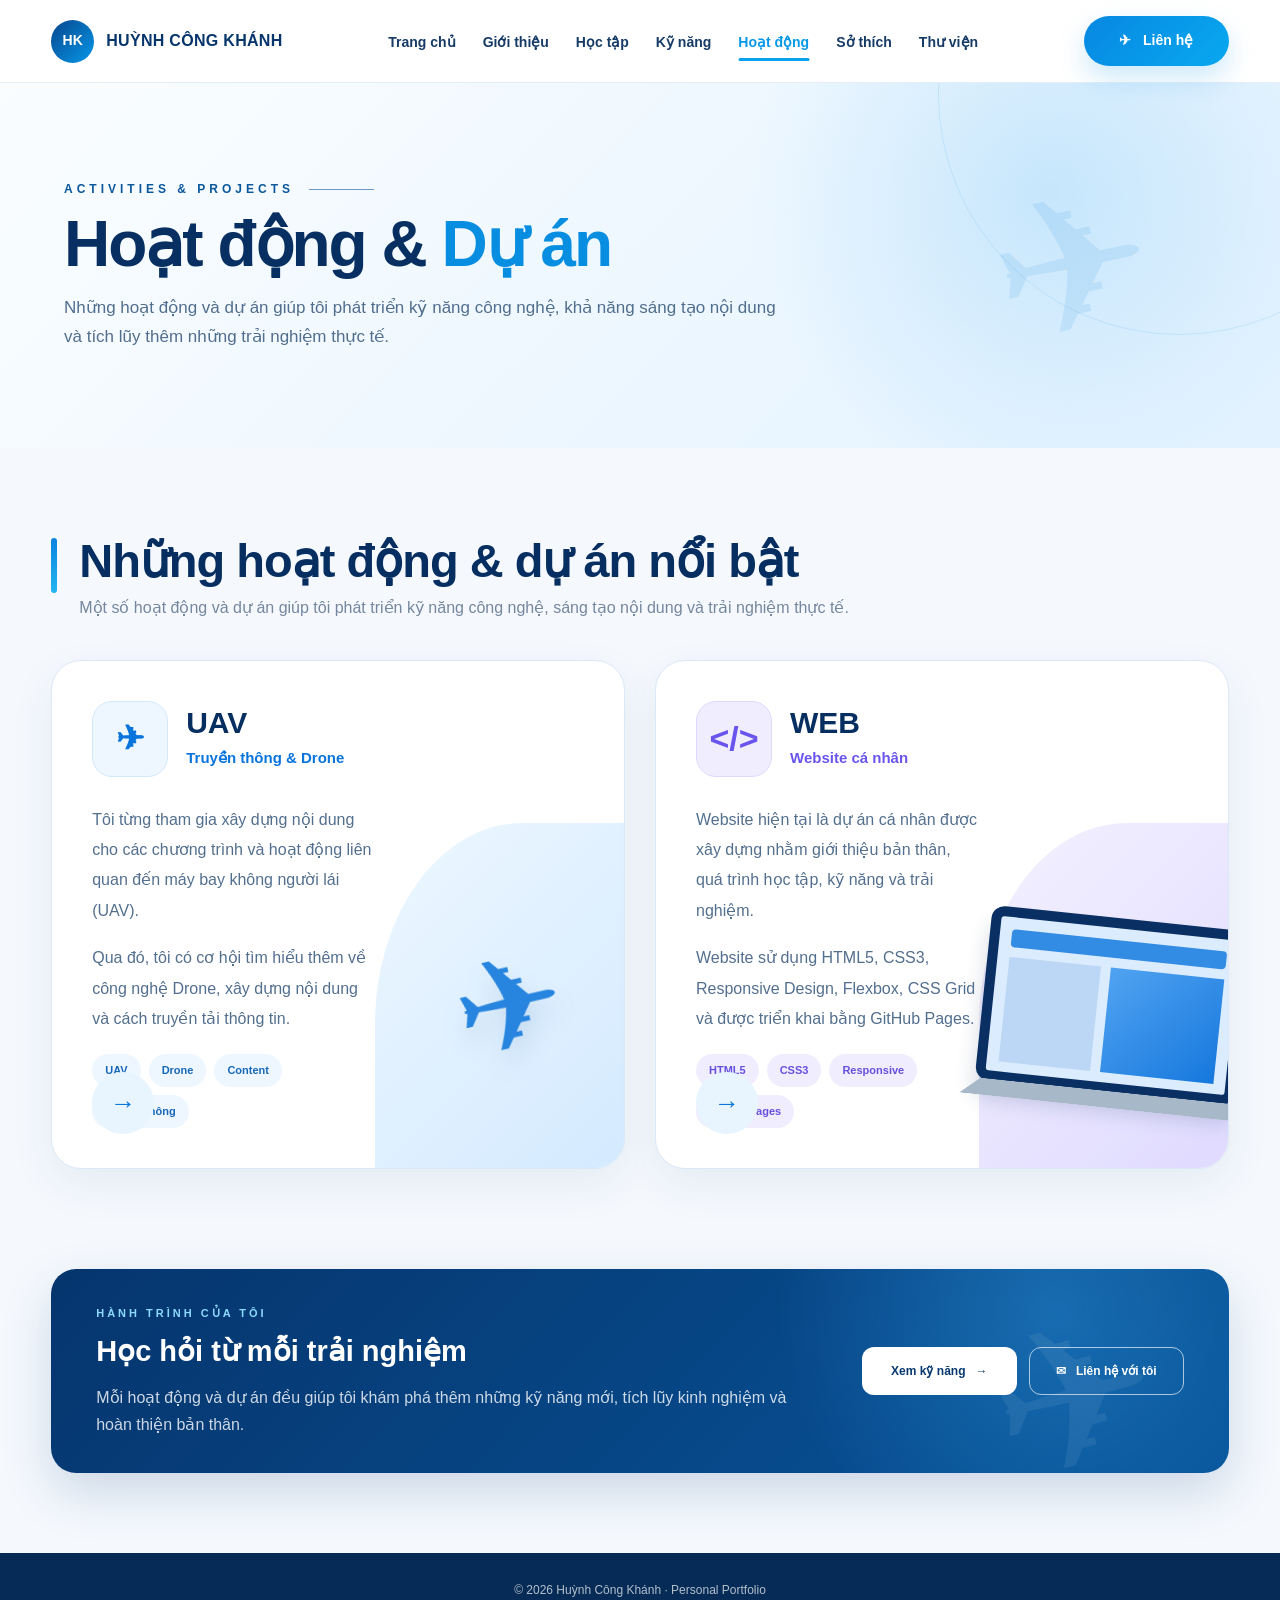
<file: projects.html>
<!DOCTYPE html>
<html lang="vi">

<head>
    <meta charset="UTF-8">
    <meta name="viewport" content="width=device-width, initial-scale=1.0">

    <title>Huỳnh Công Khánh | Hoạt động</title>

    <style>
        /* =====================================================
           RESET
        ===================================================== */

        * {
            margin: 0;
            padding: 0;
            box-sizing: border-box;
        }

        html {
            scroll-behavior: smooth;
        }

        body {
            font-family: Arial, Helvetica, sans-serif;
            background: #f5f9fe;
            color: #123b6d;
            line-height: 1.7;
        }

        a {
            text-decoration: none;
            color: inherit;
        }


        /* =====================================================
           HEADER
        ===================================================== */

        .site-header {
            position: sticky;
            top: 0;
            z-index: 1000;

            background: rgba(255, 255, 255, 0.96);
            backdrop-filter: blur(15px);

            border-bottom: 1px solid #e5edf6;
        }

        .nav-container {
            width: min(1420px, 92%);
            min-height: 82px;

            margin: auto;

            display: flex;
            align-items: center;
            justify-content: space-between;

            gap: 30px;
        }


        /* LOGO */

        .logo {
            display: flex;
            align-items: center;
            gap: 12px;

            flex-shrink: 0;
        }

        .logo-hk {
            width: 43px;
            height: 43px;

            display: flex;
            align-items: center;
            justify-content: center;

            border-radius: 50%;

            background: linear-gradient(
                135deg,
                #06478e,
                #0797e8
            );

            color: white;

            font-size: 14px;
            font-weight: 800;
        }

        .logo-name {
            color: #07366c;

            font-size: 16px;
            font-weight: 800;

            letter-spacing: .3px;
        }


        /* NAV */

        .main-nav {
            display: flex;
            align-items: center;
            justify-content: center;

            gap: 27px;
        }

        .main-nav a {
            position: relative;

            padding: 30px 0 27px;

            color: #173b67;

            font-size: 14px;
            font-weight: 700;

            white-space: nowrap;

            transition: .25s;
        }

        .main-nav a:hover,
        .main-nav a.active {
            color: #0798e7;
        }

        .main-nav a::after {
            content: "";

            position: absolute;

            left: 50%;
            bottom: 20px;

            width: 0;
            height: 3px;

            transform: translateX(-50%);

            background: #0aa2ef;

            border-radius: 20px;

            transition: .25s;
        }

        .main-nav a:hover::after,
        .main-nav a.active::after {
            width: 100%;
        }


        /* CONTACT */

        .contact-btn {
            display: inline-flex;
            align-items: center;
            justify-content: center;

            min-width: 145px;

            padding: 13px 23px;

            border-radius: 999px;

            background: linear-gradient(
                135deg,
                #0788e2,
                #08a8ef
            );

            color: white;

            font-size: 14px;
            font-weight: 800;

            box-shadow: 0 12px 28px rgba(0, 145, 224, .20);

            transition: .25s;
        }

        .contact-btn:hover {
            transform: translateY(-2px);

            box-shadow:
                0 16px 35px rgba(0, 145, 224, .28);
        }


        /* =====================================================
           HERO
        ===================================================== */

        .hero {
            position: relative;

            min-height: 365px;

            display: flex;
            align-items: center;

            overflow: hidden;

            background:
                radial-gradient(
                    circle at 82% 30%,
                    rgba(17, 150, 235, .16),
                    transparent 28%
                ),
                linear-gradient(
                    135deg,
                    #fafdff 0%,
                    #edf7ff 55%,
                    #e2f2ff 100%
                );
        }

        .hero::before {
            content: "";

            position: absolute;

            width: 480px;
            height: 480px;

            right: -140px;
            top: -230px;

            border-radius: 50%;

            border: 1px solid rgba(20, 139, 220, .12);
        }

        .hero::after {
            content: "✈";

            position: absolute;

            right: 10%;
            top: 50%;

            transform: translateY(-50%) rotate(-12deg);

            color: rgba(5, 129, 214, .10);

            font-size: 190px;
        }

        .hero-container {
            position: relative;
            z-index: 2;

            width: min(1420px, 90%);

            margin: auto;
        }

        .hero-label {
            display: flex;
            align-items: center;

            gap: 15px;

            margin-bottom: 10px;

            color: #0b579c;

            font-size: 12px;
            font-weight: 800;

            letter-spacing: 4px;
        }

        .hero-label::after {
            content: "";

            width: 65px;
            height: 1px;

            background: #6d9ac5;
        }

        .hero h1 {
            max-width: 800px;

            color: #072f61;

            font-size: clamp(43px, 5vw, 68px);

            line-height: 1.08;

            letter-spacing: -2px;
        }

        .hero h1 span {
            color: #078ee1;
        }

        .hero p {
            max-width: 720px;

            margin-top: 15px;

            color: #526e8d;

            font-size: 17px;

            line-height: 1.7;
        }


        /* =====================================================
           PROJECT SECTION
        ===================================================== */

        .projects-section {
            padding: 85px 0 100px;
        }

        .section-container {
            width: min(1420px, 92%);
            margin: auto;
        }


        /* TITLE */

        .section-title {
            position: relative;

            margin-bottom: 38px;

            padding-left: 28px;
        }

        .section-title::before {
            content: "";

            position: absolute;

            left: 0;
            top: 5px;

            width: 6px;
            height: 55px;

            border-radius: 20px;

            background: linear-gradient(
                #0b83df,
                #22b5f1
            );
        }

        .section-title h2 {
            color: #062e60;

            font-size: clamp(32px, 4vw, 47px);

            line-height: 1.2;

            letter-spacing: -1px;
        }

        .section-title p {
            margin-top: 5px;

            color: #75869d;

            font-size: 16px;
        }


        /* =====================================================
           2 CARDS
        ===================================================== */

        .projects-grid {
            display: grid;

            grid-template-columns:
                repeat(2, minmax(0, 1fr));

            gap: 30px;
        }


        .project-card {
            position: relative;

            min-height: 470px;

            overflow: hidden;

            padding: 40px;

            background: #fff;

            border: 1px solid #dce8f5;

            border-radius: 30px;

            box-shadow:
                0 16px 45px rgba(19, 63, 105, .07);

            transition:
                transform .35s ease,
                box-shadow .35s ease;
        }

        .project-card:hover {
            transform: translateY(-8px);

            box-shadow:
                0 26px 60px rgba(19, 63, 105, .14);
        }


        /* CARD HEADER */

        .project-header {
            position: relative;
            z-index: 5;

            display: flex;
            align-items: center;

            gap: 18px;
        }

        .project-icon {
            width: 76px;
            height: 76px;

            flex-shrink: 0;

            display: flex;
            align-items: center;
            justify-content: center;

            border-radius: 20px;

            font-size: 34px;
            font-weight: 800;
        }


        /* UAV */

        .uav-card .project-icon {
            color: #0874dc;

            background: #eef7ff;

            border: 1px solid #d3e8fb;
        }


        /* WEB */

        .web-card .project-icon {
            color: #6955ed;

            background: #f0edff;

            border: 1px solid #ded8ff;
        }


        .project-heading h3 {
            color: #062e60;

            font-size: 30px;

            line-height: 1.1;
        }

        .project-category {
            margin-top: 6px;

            font-size: 15px;
            font-weight: 800;
        }

        .uav-card .project-category {
            color: #0874dc;
        }

        .web-card .project-category {
            color: #6955ed;
        }


        /* DESCRIPTION */

        .project-description {
            position: relative;
            z-index: 5;

            max-width: 58%;

            margin-top: 28px;
        }

        .project-description p {
            margin-bottom: 17px;

            color: #536f8e;

            font-size: 16px;

            line-height: 1.9;
        }


        /* TAGS */

        .project-tags {
            position: relative;
            z-index: 5;

            display: flex;
            flex-wrap: wrap;

            gap: 8px;

            max-width: 55%;

            margin-top: 20px;
        }

        .project-tags span {
            padding: 7px 13px;

            border-radius: 999px;

            background: #eef6ff;

            color: #1768b8;

            font-size: 11px;
            font-weight: 700;
        }

        .web-card .project-tags span {
            color: #6551dc;

            background: #f0edff;
        }


        /* BACKGROUND DECORATION */

        .project-art {
            position: absolute;

            right: -20px;
            bottom: -20px;

            width: 47%;
            height: 72%;

            display: flex;
            align-items: center;
            justify-content: center;

            border-radius: 55% 0 0 0;
        }

        .uav-card .project-art {
            background:
                linear-gradient(
                    135deg,
                    #edf7ff,
                    #d2e9ff
                );
        }

        .web-card .project-art {
            background:
                linear-gradient(
                    135deg,
                    #f4f1ff,
                    #ded9ff
                );
        }


        /* BIG ICON */

        .big-art-icon {
            position: relative;
            z-index: 2;

            font-size: 130px;

            filter:
                drop-shadow(
                    0 15px 12px rgba(15, 74, 130, .13)
                );
        }

        .uav-card .big-art-icon {
            color: #2785df;

            transform: rotate(-13deg);
        }


        /* WEB LAPTOP */

        .laptop {
            position: relative;

            width: 260px;
            height: 175px;

            padding: 12px;

            transform: rotate(6deg);

            border: 10px solid #092f63;

            border-radius: 13px;

            background: #dcecff;

            box-shadow:
                0 18px 20px rgba(16, 50, 90, .18);
        }

        .browser-bar {
            height: 18px;

            margin-bottom: 10px;

            border-radius: 4px;

            background: #338ce4;
        }

        .browser-content {
            display: grid;

            grid-template-columns: 1fr 1.25fr;

            gap: 10px;

            height: 105px;
        }

        .browser-content div:first-child {
            background: #bcd7f5;
        }

        .browser-content div:last-child {
            background:
                linear-gradient(
                    135deg,
                    #51a3f1,
                    #1678dd
                );
        }

        .laptop::after {
            content: "";

            position: absolute;

            left: -24px;
            right: -24px;
            bottom: -25px;

            height: 17px;

            background: #a7b8c9;

            clip-path:
                polygon(
                    7% 0,
                    93% 0,
                    100% 100%,
                    0 100%
                );
        }


        /* ARROW */

        .project-arrow {
            position: absolute;

            z-index: 10;

            left: 40px;
            bottom: 34px;

            width: 62px;
            height: 62px;

            display: flex;
            align-items: center;
            justify-content: center;

            border-radius: 50%;

            background: #e8f5ff;

            color: #0877dc;

            font-size: 26px;

            transition: .3s;
        }

        .project-card:hover .project-arrow {
            transform: translateX(7px);

            background: #087ee1;

            color: white;
        }


        /* =====================================================
           BOTTOM CTA
        ===================================================== */

        .journey {
            padding-bottom: 80px;
        }

        .journey-box {
            position: relative;

            width: min(1420px, 92%);
            min-height: 180px;

            margin: auto;

            overflow: hidden;

            padding: 35px 45px;

            display: flex;
            align-items: center;
            justify-content: space-between;

            gap: 40px;

            border-radius: 25px;

            background:
                radial-gradient(
                    circle at 85% 20%,
                    rgba(64, 181, 255, .30),
                    transparent 27%
                ),
                linear-gradient(
                    135deg,
                    #06356d,
                    #07549a
                );

            color: white;

            box-shadow:
                0 20px 50px rgba(7, 53, 105, .17);
        }

        .journey-box::after {
            content: "✈";

            position: absolute;

            right: 6%;
            top: -40px;

            color: rgba(255,255,255,.07);

            font-size: 200px;

            transform: rotate(-15deg);
        }

        .journey-content {
            position: relative;
            z-index: 2;

            max-width: 760px;
        }

        .journey-label {
            margin-bottom: 5px;

            color: #8dd8ff;

            font-size: 11px;
            font-weight: 800;

            letter-spacing: 3px;
        }

        .journey-content h2 {
            font-size: 29px;
        }

        .journey-content p {
            margin-top: 7px;

            color: rgba(255,255,255,.80);
        }

        .journey-actions {
            position: relative;
            z-index: 3;

            display: flex;

            gap: 12px;

            flex-shrink: 0;
        }

        .journey-btn {
            min-width: 155px;

            padding: 13px 20px;

            border: 1px solid rgba(255,255,255,.65);

            border-radius: 12px;

            color: white;

            text-align: center;

            font-size: 12px;
            font-weight: 800;

            transition: .25s;
        }

        .journey-btn.primary {
            background: white;

            color: #07396f;
        }

        .journey-btn:hover {
            transform: translateY(-3px);
        }


        /* =====================================================
           FOOTER
        ===================================================== */

        footer {
            padding: 27px;

            background: #052b56;

            color: rgba(255,255,255,.70);

            text-align: center;

            font-size: 12px;
        }


        /* =====================================================
           TABLET
        ===================================================== */

        @media (max-width: 1100px) {

            .main-nav {
                gap: 16px;
            }

            .projects-grid {
                grid-template-columns: 1fr;
            }

            .project-card {
                min-height: 450px;
            }

            .project-description {
                max-width: 62%;
            }
        }


        /* =====================================================
           MOBILE
        ===================================================== */

        @media (max-width: 850px) {

            .nav-container {
                flex-wrap: wrap;

                padding: 14px 0;
            }

            .main-nav {
                order: 3;

                width: 100%;

                overflow-x: auto;

                justify-content: flex-start;
            }

            .main-nav a {
                padding: 10px 0 14px;
            }

            .main-nav a::after {
                bottom: 5px;
            }

            .hero {
                min-height: 330px;
            }

            .hero::after {
                font-size: 130px;
            }

            .project-description {
                max-width: 100%;
            }

            .project-tags {
                max-width: 100%;
            }

            .project-card {
                padding-bottom: 300px;
            }

            .project-art {
                width: 100%;
                height: 270px;

                right: 0;
                bottom: 0;

                border-radius: 50% 50% 0 0;
            }

            .project-arrow {
                bottom: 235px;
            }

            .journey-box {
                flex-direction: column;
                align-items: flex-start;
            }
        }


        @media (max-width: 550px) {

            .logo-name {
                font-size: 12px;
            }

            .contact-btn {
                min-width: auto;

                padding: 10px 15px;
            }

            .hero h1 {
                font-size: 40px;
            }

            .projects-section {
                padding-top: 60px;
            }

            .project-card {
                padding:
                    27px
                    24px
                    280px;

                border-radius: 22px;
            }

            .project-icon {
                width: 60px;
                height: 60px;

                font-size: 27px;
            }

            .project-heading h3 {
                font-size: 25px;
            }

            .project-description p {
                font-size: 14px;
            }

            .project-art {
                height: 245px;
            }

            .big-art-icon {
                font-size: 100px;
            }

            .laptop {
                width: 215px;
                height: 145px;
            }

            .browser-content {
                height: 80px;
            }

            .project-arrow {
                left: 24px;
                bottom: 210px;

                width: 50px;
                height: 50px;
            }

            .journey-box {
                padding: 30px 25px;
            }

            .journey-actions {
                width: 100%;

                flex-direction: column;
            }

            .journey-btn {
                width: 100%;
            }
        }
    </style>
</head>


<body>


    <!-- =====================================================
         HEADER
    ====================================================== -->

    <header class="site-header">

        <div class="nav-container">


            <a href="index.html" class="logo">

                <span class="logo-hk">
                    HK
                </span>

                <span class="logo-name">
                    HUỲNH CÔNG KHÁNH
                </span>

            </a>


            <nav class="main-nav">

                <a href="index.html">
                    Trang chủ
                </a>

                <a href="about.html">
                    Giới thiệu
                </a>

                <a href="education.html">
                    Học tập
                </a>

                <a href="skills.html">
                    Kỹ năng
                </a>

                <a
                    href="projects.html"
                    class="active"
                >
                    Hoạt động
                </a>

                <a href="interests.html">
                    Sở thích
                </a>

                <a href="gallery.html">
                    Thư viện
                </a>

            </nav>


            <a
                href="contact.html"
                class="contact-btn"
            >
                ✈ &nbsp; Liên hệ
            </a>


        </div>

    </header>



    <!-- =====================================================
         HERO
    ====================================================== -->

    <section class="hero">

        <div class="hero-container">

            <div class="hero-label">
                ACTIVITIES & PROJECTS
            </div>

            <h1>
                Hoạt động &
                <span>Dự án</span>
            </h1>

            <p>
                Những hoạt động và dự án giúp tôi phát triển
                kỹ năng công nghệ, khả năng sáng tạo nội dung
                và tích lũy thêm những trải nghiệm thực tế.
            </p>

        </div>

    </section>



    <!-- =====================================================
         PROJECTS
    ====================================================== -->

    <main class="projects-section">

        <div class="section-container">


            <div class="section-title">

                <h2>
                    Những hoạt động & dự án nổi bật
                </h2>

                <p>
                    Một số hoạt động và dự án giúp tôi phát triển
                    kỹ năng công nghệ, sáng tạo nội dung và trải nghiệm thực tế.
                </p>

            </div>



            <div class="projects-grid">


                <!-- =============================================
                     UAV
                ============================================== -->

                <article class="project-card uav-card">


                    <div class="project-header">

                        <div class="project-icon">
                            ✈
                        </div>


                        <div class="project-heading">

                            <h3>
                                UAV
                            </h3>

                            <div class="project-category">
                                Truyền thông & Drone
                            </div>

                        </div>

                    </div>



                    <div class="project-description">

                        <p>
                            Tôi từng tham gia xây dựng nội dung
                            cho các chương trình và hoạt động
                            liên quan đến máy bay không người lái
                            (UAV).
                        </p>

                        <p>
                            Qua đó, tôi có cơ hội tìm hiểu thêm
                            về công nghệ Drone, xây dựng nội dung
                            và cách truyền tải thông tin.
                        </p>

                    </div>



                    <div class="project-tags">

                        <span>UAV</span>
                        <span>Drone</span>
                        <span>Content</span>
                        <span>Truyền thông</span>

                    </div>



                    <div class="project-art">

                        <div class="big-art-icon">
                            ✈
                        </div>

                    </div>



                    <a
                        href="#"
                        class="project-arrow"
                        aria-label="Xem hoạt động UAV"
                    >
                        →
                    </a>


                </article>



                <!-- =============================================
                     WEBSITE
                ============================================== -->

                <article class="project-card web-card">


                    <div class="project-header">

                        <div class="project-icon">
                            &lt;/&gt;
                        </div>


                        <div class="project-heading">

                            <h3>
                                WEB
                            </h3>

                            <div class="project-category">
                                Website cá nhân
                            </div>

                        </div>

                    </div>



                    <div class="project-description">

                        <p>
                            Website hiện tại là dự án cá nhân
                            được xây dựng nhằm giới thiệu bản thân,
                            quá trình học tập, kỹ năng và trải nghiệm.
                        </p>

                        <p>
                            Website sử dụng HTML5, CSS3,
                            Responsive Design, Flexbox,
                            CSS Grid và được triển khai
                            bằng GitHub Pages.
                        </p>

                    </div>



                    <div class="project-tags">

                        <span>HTML5</span>
                        <span>CSS3</span>
                        <span>Responsive</span>
                        <span>GitHub Pages</span>

                    </div>



                    <div class="project-art">

                        <div class="laptop">

                            <div class="browser-bar">
                            </div>

                            <div class="browser-content">

                                <div>
                                </div>

                                <div>
                                </div>

                            </div>

                        </div>

                    </div>



                    <a
                        href="index.html"
                        class="project-arrow"
                        aria-label="Xem website cá nhân"
                    >
                        →
                    </a>


                </article>


            </div>

        </div>

    </main>



    <!-- =====================================================
         BOTTOM CTA
    ====================================================== -->

    <section class="journey">

        <div class="journey-box">


            <div class="journey-content">

                <div class="journey-label">
                    HÀNH TRÌNH CỦA TÔI
                </div>

                <h2>
                    Học hỏi từ mỗi trải nghiệm
                </h2>

                <p>
                    Mỗi hoạt động và dự án đều giúp tôi
                    khám phá thêm những kỹ năng mới,
                    tích lũy kinh nghiệm và hoàn thiện bản thân.
                </p>

            </div>



            <div class="journey-actions">

                <a
                    href="skills.html"
                    class="journey-btn primary"
                >
                    Xem kỹ năng &nbsp; →
                </a>

                <a
                    href="contact.html"
                    class="journey-btn"
                >
                    ✉ &nbsp; Liên hệ với tôi
                </a>

            </div>


        </div>

    </section>



    <!-- =====================================================
         FOOTER
    ====================================================== -->

    <footer>

        © 2026 Huỳnh Công Khánh · Personal Portfolio

    </footer>


</body>

</html>
</file>
<file: style.css>
/* ==========================================================
   HUỲNH CÔNG KHÁNH
   PERSONAL PORTFOLIO
========================================================== */


/* ==========================================================
   01 - VARIABLES
========================================================== */

:root {

    --blue: #0877e8;
    --blue-dark: #0564c9;
    --blue-light: #1baef1;
    --cyan: #25c4f4;

    --navy: #07366d;
    --navy-dark: #042855;

    --text: #62778f;

    --white: #ffffff;

    --light: #f6faff;
    --light-blue: #edf7ff;

    --border: #deebf7;

    --shadow:
        0 15px 42px
        rgba(20, 72, 132, .08);

    --shadow-hover:
        0 26px 60px
        rgba(20, 72, 132, .15);

}


/* ==========================================================
   02 - RESET
========================================================== */

* {
    margin: 0;
    padding: 0;

    box-sizing: border-box;
}


html {
    scroll-behavior: smooth;
}


body {

    font-family:
        "Segoe UI",
        Arial,
        Helvetica,
        sans-serif;

    color: var(--navy);

    background: #ffffff;

    line-height: 1.6;

    overflow-x: hidden;
}


a {
    color: inherit;

    text-decoration: none;
}


ul {
    list-style: none;
}


img {
    display: block;

    max-width: 100%;
}


svg {
    display: block;
}


.container {

    width:
        min(
            1240px,
            calc(100% - 70px)
        );

    margin: 0 auto;
}


/* ==========================================================
   03 - NAVBAR
========================================================== */

/* =========================================================
   HEADER
========================================================= */

.site-header {
    width: 100%;

    /* MÀU NỀN HEADER */
    background: linear-gradient(
        135deg,
        #ffffff 0%,
        #f5faff 45%,
        #e8f5ff 100%
    );

    border-bottom: 1px solid #dcecf8;

    position: relative;
    z-index: 1000;

    /* Bóng rất nhẹ phía dưới */
    box-shadow: 0 5px 25px rgba(8, 75, 122, 0.06);
}


/* =====================================================
   HEADER CONTAINER
===================================================== */

.nav-container {
    width: 100%;
    height: 100%;

    padding: 0 72px;

    display: flex;
    align-items: center;

    flex-wrap: nowrap;
}


/* =====================================================
   LOGO + TÊN
===================================================== */

.logo {
    display: flex;
    align-items: center;
    gap: 16px;

    text-decoration: none;
    white-space: nowrap;

    flex-shrink: 0;
}


/* KHUNG CHỨA HÌNH LOGO */

.logo-hk {
    width: 92px;
    height: 92px;

    display: flex;
    align-items: center;
    justify-content: center;

    background: #591c6c;

    border-radius: 22px;

    overflow: hidden;

    flex-shrink: 0;

    box-shadow:
        0 10px 35px rgba(117, 149, 172, 0.14);
}


/* HÌNH LOGO */

.logo-hk img {
    width: 100%;
    height: 100%;

    object-fit: contain;

    display: block;

    /* Tăng/giảm nếu muốn logo nhỏ/lớn trong khung */
    padding: 8px;
}


/* TÊN */

.logo-name {
    color: #061424;

    font-size: 19px;
    font-weight: 800;

    line-height: 1.2;

    white-space: nowrap;
}


/* =====================================================
   MENU
===================================================== */

.main-nav {
    margin-left: 150px

    display: flex;
    align-items: center;

    gap: 30px;

    flex-wrap: nowrap;
    white-space: nowrap;

    /* NHÍCH TOÀN BỘ MENU SANG PHẢI */
    transform: translateX(200px);
}


.main-nav a {
    position: relative;

    height: 64px;

    padding: 0 18px;

    display: flex;
    align-items: center;
    justify-content: center;

    color: #0d3564;

    font-size: 16px;
    font-weight: 700;

    text-decoration: none;

    white-space: nowrap;

    border-radius: 15px;

    transition: 0.25s ease;
}


/* HOVER */

.main-nav a:hover {
    color: #0787dc;
    background: #f2f8fe;
}


/* ACTIVE */

.main-nav a.active {
    color: #0787dc;

    background: #eaf4fd;
}


/* GẠCH ACTIVE */

.main-nav a.active::after {
    content: "";

    position: absolute;

    left: 50%; /* 👈 CHỈNH DÒNG NÀY: tăng % để nhích sang phải */
    bottom: -10px;

    transform: translateX(-50%);

    width: 34px;
    height: 4px;

    background: #1498e7;

    border-radius: 10px;
}


/* =====================================================
   CONTACT BUTTON
===================================================== */

.contact-btn {
    margin-left: 55px;

    height: 68px;

    padding: 0 31px;

    display: flex;
    align-items: center;
    justify-content: center;

    gap: 10px;

    background: linear-gradient(
        135deg,
        #16a1eb,
        #0878ca
    );

    color: #ffffff;

    font-size: 17px;
    font-weight: 800;

    text-decoration: none;

    white-space: nowrap;

    border-radius: 36px;

    box-shadow:
        0 12px 32px rgba(8, 126, 205, 0.20);

    flex-shrink: 0;

    transition: 0.25s ease;
}


.contact-btn:hover {
    transform: translateY(-2px);

    box-shadow:
        0 16px 36px rgba(8, 126, 205, 0.28);
}


.contact-icon {
    font-size: 18px;

    transform: rotate(-25deg);
}


/* ==================================================
   MENU NAVIGATION
================================================== */

            .main-nav {
                display: flex;
                align-items: center;

                gap: 6px;

                margin-left: auto;
            }


            /* TỪNG MENU */

            .main-nav a {
                position: relative;

                display: flex;
                align-items: center;
                justify-content: center;

                height: 52px;
                padding: 0 17px;

                color: #163b68;

                font-size: 15.5px;
                font-weight: 700;

                text-decoration: none;

                border-radius: 12px;

                transition:
                    color 0.25s ease,
                    background-color 0.25s ease,
                    transform 0.25s ease;
            }


            /* ================= HOVER ================= */

            .main-nav a:hover {
                color: #078be0;
                background: #f2f8fe;

                transform: translateY(-1px);
            }


            /* ================= ACTIVE ================= */

            .main-nav a.active {
                color: #0d69a6;
                background: #edf7ff;
            }


            /* GẠCH XANH ACTIVE */

            .main-nav a.active::after {
                content: "";

                position: absolute;

                left: 50%;
                bottom: -7px;

                transform: translateX(-50%);

                width: 28px;
                height: 3px;

                background: #0b94e8;

                border-radius: 20px;
            }


            /* ==================================================
            NÚT LIÊN HỆ
            ================================================== */

            .contact-btn {
                margin-left: 42px;

                height: 54px;
                padding: 0 25px;

                display: inline-flex;
                align-items: center;
                justify-content: center;

                gap: 9px;

                color: #ffffff;

                font-size: 15.5px;
                font-weight: 800;

                text-decoration: none;

                background: linear-gradient(
                    135deg,
                    #169fec,
                    #0879cc
                );

                border-radius: 28px;

                box-shadow:
                    0 10px 25px rgba(9, 132, 211, 0.20);

                transition:
                    transform 0.25s ease,
                    box-shadow 0.25s ease;
            }


            /* ICON */

            .contact-btn span:first-child {
                font-size: 17px;
            }


            /* HOVER NÚT LIÊN HỆ */

            .contact-btn:hover {
                transform: translateY(-2px);

                box-shadow:
                    0 14px 30px rgba(9, 132, 211, 0.28);
            }

/* =====================================================
   TABLET
===================================================== */

@media (max-width: 1200px) {

    .header-container {
        width: 94%;
        gap: 20px;
    }

    .brand-name {
        font-size: 14px;
    }

    .brand-hk {
        font-size: 42px;
    }

    .main-nav {
        gap: 18px;
    }

    .main-nav a {
        font-size: 13px;
    }

    .contact-btn {
        min-width: 125px;
        padding: 0 20px;
    }
}


/* =====================================================
   MOBILE
===================================================== */

@media (max-width: 900px) {

    .site-header {
        height: auto;
    }

    .header-container {
        padding: 18px 0;

        flex-wrap: wrap;
    }

    .brand {
        flex: 1;
    }

    .contact-btn {
        height: 48px;
        min-width: 120px;
    }

    .main-nav {
        order: 3;

        width: 100%;

        overflow-x: auto;

        justify-content: flex-start;

        gap: 25px;

        padding-top: 10px;
    }

    .main-nav a {
        height: 42px;
    }

    .main-nav a.active::after {
        bottom: 0;
    }
}


@media (max-width: 600px) {

    .brand-hk {
        font-size: 38px;
    }

    .brand-name {
        font-size: 12px;
    }

    .contact-btn {
        min-width: auto;
        padding: 0 18px;
    }
}


.navbar {

    min-height: 82px;

    display: flex;

    align-items: center;

    gap: 30px;
}


/* LOGO */

.logo {

    display: flex;

    align-items: center;

    gap: 14px;

    flex-shrink: 0;
}


.logo-hk {

    color: transparent;

    background:
        linear-gradient(
            135deg,
            #0872e3,
            #1cb9f3
        );

    background-clip: text;

    -webkit-background-clip: text;

    font-size: 39px;

    font-weight: 950;

    line-height: 1;

    letter-spacing: -4px;
}


.logo-name {

    color: var(--navy);

    font-size: 15px;

    font-weight: 900;

    white-space: nowrap;
}


/* MENU */

.main-nav {

    flex: 1;
}


.nav-links {

    display: flex;

    align-items: center;

    justify-content: center;

    gap: 27px;
}


.nav-links a {

    position: relative;

    display: block;

    padding: 29px 0 25px;

    color: #163a66;

    font-size: 13px;

    font-weight: 800;

    white-space: nowrap;

    transition: .3s ease;
}


.nav-links a:hover,
.nav-links a.active {

    color: var(--blue);
}


.nav-links a::after {

    content: "";

    position: absolute;

    left: 50%;

    bottom: 17px;

    width: 0;

    height: 3px;

    border-radius: 10px;

    background:
        linear-gradient(
            90deg,
            var(--blue),
            var(--cyan)
        );

    transform:
        translateX(-50%);

    transition: .3s ease;
}


.nav-links a:hover::after,
.nav-links a.active::after {

    width: 100%;
}


/* CONTACT BUTTON */

.nav-contact {

    min-width: 145px;

    min-height: 51px;

    padding: 0 22px;

    display: inline-flex;

    align-items: center;

    justify-content: center;

    gap: 8px;

    color: #ffffff;

    background:
        linear-gradient(
            135deg,
            #0877e8,
            #08a2eb
        );

    border-radius: 30px;

    box-shadow:
        0 11px 27px
        rgba(8,119,232,.23);

    font-size: 14px;

    font-weight: 800;

    transition: .3s ease;
}


.nav-contact:hover {

    transform:
        translateY(-3px);

    box-shadow:
        0 17px 35px
        rgba(8,119,232,.32);
}


/* ==========================================================
   04 - HERO
========================================================== */

.hero {

    position: relative;

    min-height: 760px;

    overflow: hidden;

    background:

        linear-gradient(
            90deg,
            rgba(2,33,83,.97) 0%,
            rgba(4,65,143,.88) 32%,
            rgba(6,113,207,.47) 58%,
            rgba(8,134,230,.12) 82%
        ),

        url("images/hero-bg.png");

    background-size: cover;

    background-position:
        center center;

    background-repeat:
        no-repeat;
}


.hero::before {

    content: "";

    position: absolute;

    width: 700px;
    height:700%;

    left: -360px;
    top: -350px;

    border-radius: 50%;

    background:
        radial-gradient(
            circle,
            rgba(22,190,247,.25),
            transparent 68%
        );
}


.hero-container {

    position: relative;

    z-index: 5;

    min-height: 650px;

    display: flex;

    align-items: center;

    padding-bottom: 80px;
}


.hero-content {

    width:
        min(
            730px,
            62%
        );

    color: #ffffff;
}


.hero-welcome {

    margin-bottom: 8px;

    font-size:
        clamp(
            22px,
            2vw,
            30px
        );
}


.hero h1 {

    color: #ffffff;

    font-size:
        clamp(
            49px,
            5vw,
            75px
        );

    font-weight: 950;

    line-height: 1.03;

    letter-spacing: -2px;

    text-shadow:
        0 7px 28px
        rgba(0,35,90,.25);
}


.hero-title-line {

    width: 295px;

    height: 6px;

    margin: 21px 0;

    border-radius: 20px;

    background:
        linear-gradient(
            90deg,
            #00d1ff,
            #19baf4,
            transparent
        );
}


.hero h2 {

    max-width: 700px;

    margin-bottom: 17px;

    color: #ffffff;

    font-size:
        clamp(
            21px,
            2vw,
            29px
        );

    line-height: 1.35;
}


.hero-description {

    max-width: 690px;

    color:
        rgba(
            255,
            255,
            255,
            .92
        );

    font-size: 15.5px;

    line-height: 1.8;
}


.hero-description strong {

    color: #ffffff;
}


.hero-actions {

    margin-top: 30px;

    display: flex;

    align-items: center;

    gap: 22px;

    flex-wrap: wrap;
}


.hero-button {

    min-height: 57px;

    padding: 0 27px;

    display: inline-flex;

    align-items: center;

    gap: 11px;

    color: var(--blue);

    background: #ffffff;

    border-radius: 31px;

    box-shadow:
        0 14px 35px
        rgba(0,40,95,.24);

    font-size: 15px;

    font-weight: 900;

    transition: .3s ease;
}


.hero-button:hover {

    transform:
        translateY(-4px);

    box-shadow:
        0 20px 43px
        rgba(0,40,95,.32);
}


.hero-secondary {

    color: #ffffff;

    font-size: 14px;

    font-weight: 800;
}


.hero-secondary:hover {

    color: var(--cyan);
}




/* HERO WAVES */

.hero-waves {

    position: absolute;

    z-index: 10;

    left: 0;

    bottom: -2px;

    width: 100%;

    height: 130px;

    pointer-events: none;
}


.wave {

    position: absolute;

    left: -5%;

    width: 110%;
}


.wave-blue {

    bottom: 18px;

    height: 105px;

    background:
        linear-gradient(
            90deg,
            rgba(6,159,239,.95),
            rgba(8,119,232,.65)
        );

    border-radius:
        50% 50% 0 0 /
        55% 55% 0 0;

    transform:
        rotate(1deg);
}


.wave-light {

    bottom: 0;

    height: 85px;

    background:
        rgba(
            208,
            237,
            255,
            .92
        );

    border-radius:
        50% 50% 0 0 /
        55% 55% 0 0;

    transform:
        rotate(-1deg);
}


.wave-white {

    bottom: -48px;

    height: 100px;

    background: #ffffff;

    border-radius:
        50% 50% 0 0 /
        55% 55% 0 0;
}


/* ==========================================================
   05 - COMMON SECTION
========================================================== */

.about-home,
.education-home,
.skills-home,
.projects-home,
.interests-home,
.gallery-home,
.home-contact {

    position: relative;

    width: 100%;

    overflow: hidden;

    scroll-margin-top: 80px;
}


.home-section-heading {

    max-width: 790px;

    margin:
        0 auto
        55px;

    text-align: center;
}


.home-section-label {

    display: inline-flex;

    align-items: center;

    gap: 9px;

    margin-bottom: 9px;

    color: var(--blue);

    font-size: 12px;

    font-weight: 900;

    letter-spacing: 2px;
}


.home-section-label::before,
.home-section-label::after {

    content: "";

    width: 23px;

    height: 2px;

    background:
        linear-gradient(
            90deg,
            var(--blue),
            var(--cyan)
        );
}


.home-section-heading h2 {

    color: var(--navy);

    font-size:
        clamp(
            34px,
            4vw,
            48px
        );

    font-weight: 950;

    line-height: 1.15;

    letter-spacing: -1px;
}


.heading-line {

    width: 70px;

    height: 4px;

    margin: 16px auto;

    border-radius: 20px;

    background:
        linear-gradient(
            90deg,
            var(--blue),
            var(--cyan)
        );
}


.home-section-heading > p {

    color: var(--text);

    font-size: 15px;

    line-height: 1.8;
}


.card-category {

    display: block;

    margin-bottom: 4px;

    color: var(--blue);

    font-size: 10px;

    font-weight: 900;

    letter-spacing: 1.5px;
}


/* ==========================================================
   06 - ABOUT
========================================================== */

.about-home {

    padding:
        95px 0
        120px;

    background: #ffffff;
}


.about-home-grid {

    display: grid;

    grid-template-columns:
        repeat(3, 1fr);

    gap: 25px;
}


.about-home-card {

    position: relative;

    min-height: 340px;

    padding: 31px;

    overflow: hidden;

    background:
        linear-gradient(
            145deg,
            #ffffff,
            #f9fcff
        );

    border:
        1px solid
        var(--border);

    border-radius: 26px;

    box-shadow: var(--shadow);

    transition: .35s ease;
}


.about-home-card::after {

    content: "";

    position: absolute;

    width: 180px;
    height: 180px;

    right: -105px;
    bottom: -105px;

    border-radius: 50%;

    background:
        rgba(8,119,232,.07);
}


.about-home-card:hover {

    transform:
        translateY(-9px);

    box-shadow:
        var(--shadow-hover);
}


.about-home-number {

    position: absolute;

    top: 25px;
    right: 27px;

    color:
        rgba(8,119,232,.1);

    font-size: 48px;

    font-weight: 950;
}


.about-home-icon {

    width: 68px;
    height: 68px;

    margin-bottom: 23px;

    display: flex;

    align-items: center;

    justify-content: center;

    color: #ffffff;

    background:
        linear-gradient(
            135deg,
            #0877e8,
            #1dbaf4
        );

    border-radius: 19px;

    box-shadow:
        0 11px 26px
        rgba(8,119,232,.2);

    font-size: 15px;

    font-weight: 900;
}


.about-home-card:nth-child(2)
.about-home-icon {

    background:
        linear-gradient(
            135deg,
            #685de4,
            #927ff0
        );
}


.about-home-card:nth-child(3)
.about-home-icon {

    background:
        linear-gradient(
            135deg,
            #079ba7,
            #20c7bc
        );
}


.about-home-card h3 {

    margin-bottom: 10px;

    color: var(--navy);

    font-size: 22px;

    font-weight: 900;
}


.about-home-card p {

    min-height: 83px;

    margin-bottom: 18px;

    color: var(--text);

    font-size: 14px;

    line-height: 1.75;

}


.about-home-card > a {

    position: relative;

    z-index: 3;

    display: inline-flex;

    align-items: center;

    gap: 8px;

    color: var(--blue);

    font-size: 13px;

    font-weight: 900;

    transition: .3s ease;
}


.about-home-card > a:hover {

    gap: 14px;
}


/* ==========================================================
   07 - EDUCATION
========================================================== */

.education-home {

    padding:
        115px 0
        125px;

    background:
        linear-gradient(
            135deg,
            #f4faff,
            #eaf5ff
        );
}


.education-home::before {

    content: "";

    position: absolute;

    width: 800px;
    height: 500px;

    right: -310px;
    top: -300px;

    border-radius: 50%;

    background:
        rgba(28,184,244,.07);
}


.education-home-grid {

    position: relative;

    z-index: 3;

    display: grid;

    grid-template-columns:
        repeat(3, 1fr);

    gap: 25px;
}


.education-home-card {

    min-height: 315px;

    padding: 34px 29px;

    text-align: center;

    background:
        rgba(
            255,
            255,
            255,
            .95
        );

    border:
        1px solid
        var(--border);

    border-radius: 26px;

    box-shadow: var(--shadow);

    transition: .35s ease;
}


.education-home-card:hover {

    transform:
        translateY(-9px);

    box-shadow:
        var(--shadow-hover);
}


.education-home-icon {

    width: 78px;
    height: 78px;

    margin:
        0 auto
        22px;

    display: flex;

    align-items: center;

    justify-content: center;

    color: #ffffff;

    background:
        linear-gradient(
            135deg,
            #0877e8,
            #20baf4
        );

    border-radius: 22px;

    box-shadow:
        0 12px 28px
        rgba(8,119,232,.2);

    font-size: 17px;

    font-weight: 950;
}


.education-home-card:nth-child(2)
.education-home-icon {

    background:
        linear-gradient(
            135deg,
            #665ce3,
            #907df0
        );
}


.education-home-card:nth-child(3)
.education-home-icon {

    background:
        linear-gradient(
            135deg,
            #079aa8,
            #20c8bd
        );
}


.education-home-card > span {

    display: block;

    margin-bottom: 7px;

    color: var(--blue);

    font-size: 10px;

    font-weight: 900;

    letter-spacing: 1.5px;
}


.education-home-card h2 {
    margin-bottom: 11px;

    color: var(--navy);

    font-size: 30px;      /* kích thước giống bên EXP */
    font-weight: 900;     /* in đậm */

    line-height: 1.2;
}


.education-home-card p {

    color: var(--text);

    font-size: 14px;

    line-height: 1.75;
}


/* ==========================================================
   08 - SKILLS
========================================================== */

.skills-home {

    padding:
        115px 0
        125px;

    background: #ffffff;
}


.skills-home-grid {

    display: grid;

    grid-template-columns:
        repeat(3, 1fr);

    gap: 22px;
}


.skill-home-card {

    min-height: 225px;

    padding: 28px;

    background:
        linear-gradient(
            145deg,
            #ffffff,
            #fbfdff
        );

    border:
        1px solid
        var(--border);

    border-radius: 23px;

    box-shadow:
        0 12px 34px
        rgba(20,72,132,.06);

    transition: .35s ease;
}


.skill-home-card:hover {

    transform:
        translateY(-7px);

    box-shadow:
        var(--shadow-hover);
}


.skill-home-icon {

    width: 59px;
    height: 59px;

    margin-bottom: 19px;

    display: flex;

    align-items: center;

    justify-content: center;

    color: var(--blue);

    background: #eaf5ff;

    border-radius: 17px;

    font-size: 13px;

    font-weight: 950;
}


.skill-home-card:nth-child(2)
.skill-home-icon {

    color: #e67a17;

    background: #fff2e3;
}


.skill-home-card:nth-child(3)
.skill-home-icon {

    color: #6553d7;

    background: #f0edff;
}


.skill-home-card:nth-child(4)
.skill-home-icon {

    color: #d84d80;

    background: #fff0f6;
}


.skill-home-card:nth-child(5)
.skill-home-icon {

    color: #268650;

    background: #eaf8ef;
}


.skill-home-card:nth-child(6)
.skill-home-icon {

    color: #087f96;

    background: #e8f9fb;
}


.skill-home-card h3 {

    margin-bottom: 8px;

    color: var(--navy);

    font-size: 18px;

    font-weight: 900;
}


.skill-home-card p {

    color: var(--text);

    font-size: 13.5px;

    line-height: 1.72;
}


/* ==========================================================
   09 - COMMON BUTTON
========================================================== */

.home-center-button {

    margin-top: 45px;

    text-align: center;
}


.blue-button {

    min-height: 53px;

    padding: 0 27px;

    display: inline-flex;

    align-items: center;

    justify-content: center;

    gap: 9px;

    color: #ffffff;

    background:
        linear-gradient(
            135deg,
            #0877e8,
            #13a6f0
        );

    border-radius: 30px;

    box-shadow:
        0 12px 27px
        rgba(8,119,232,.22);

    font-size: 13px;

    font-weight: 900;

    transition: .3s ease;
}


.blue-button:hover {

    transform:
        translateY(-4px);

    box-shadow:
        0 18px 37px
        rgba(8,119,232,.31);
}


/* ==========================================================
   10 - PROJECTS
========================================================== */

.projects-home {

    padding:
        120px 0
        130px;

    background:
        linear-gradient(
            135deg,
            #f3f9ff,
            #e8f4ff
        );
}


.projects-home::before {

    content: "";

    position: absolute;

    width: 500px;
    height: 500px;

    left: -320px;
    top: -300px;

    border-radius: 50%;

    background:
        rgba(8,119,232,.055);
}


.projects-home-grid {

    position: relative;

    z-index: 3;

    display: grid;

    grid-template-columns:
        repeat(3, 1fr);

    gap: 25px;
}


.project-home-card {

    position: relative;

    min-height: 370px;

    padding: 31px;

    display: flex;

    flex-direction: column;

    overflow: hidden;

    background: #ffffff;

    border:
        1px solid
        var(--border);

    border-radius: 27px;

    box-shadow: var(--shadow);

    transition: .35s ease;
}


.project-home-card::before {

    content: "";

    position: absolute;

    left: 0;
    top: 0;

    width: 100%;

    height: 5px;

    background:
        linear-gradient(
            90deg,
            #0877e8,
            #20baf4
        );
}


.project-orange::before {

    background:
        linear-gradient(
            90deg,
            #f48a27,
            #ffc25a
        );
}


.project-purple::before {

    background:
        linear-gradient(
            90deg,
            #6856dc,
            #9b82f1
        );
}


.project-home-card:hover {

    transform:
        translateY(-10px);

    box-shadow:
        var(--shadow-hover);
}


.project-home-top {

    display: flex;

    align-items: center;

    gap: 15px;

    margin-bottom: 23px;
}


.project-home-icon {

    width: 66px;
    height: 66px;

    flex:
        0 0
        66px;

    display: flex;

    align-items: center;

    justify-content: center;

    color: var(--blue);

    background: #eaf5ff;

    border-radius: 19px;

    font-size: 21px;

    font-weight: 900;
}


.project-orange
.project-home-icon {

    color: #e67a17;

    background: #fff1df;
}


.project-purple
.project-home-icon {

    color: #6754d9;

    background: #efedff;
}


.project-home-top span {

    display: block;

    margin-bottom: 4px;

    color: var(--blue);

    font-size: 10px;

    font-weight: 900;

    letter-spacing: 1.5px;
}


.project-home-top h3 {

    color: var(--navy);

    font-size: 19px;

    font-weight: 900;

    line-height: 1.35;
}


.project-home-card > p {

    color: var(--text);

    font-size: 14px;

    line-height: 1.75;
}


.project-home-card > a {

    margin-top: auto;

    padding-top: 25px;

    display: inline-flex;

    align-items: center;

    gap: 8px;

    color: var(--blue);

    font-size: 13px;

    font-weight: 900;

    transition: .3s ease;
}


.project-home-card > a:hover {

    gap: 14px;
}


/* ==========================================================
   11 - INTERESTS
========================================================== */

.interests-home {

    padding:
        120px 0
        130px;

    background: #ffffff;
}


.interests-home-grid {

    display: grid;

    grid-template-columns:
        repeat(4, 1fr);

    gap: 22px;
}


.interest-home-card {

    min-height: 280px;

    padding: 29px 23px;

    display: flex;

    flex-direction: column;

    align-items: center;

    justify-content: center;

    text-align: center;

    background:
        linear-gradient(
            145deg,
            #ffffff,
            #f9fcff
        );

    border:
        1px solid
        var(--border);

    border-radius: 25px;

    box-shadow: var(--shadow);

    transition: .35s ease;
}


.interest-home-card:hover {

    transform:
        translateY(-9px);

    box-shadow:
        var(--shadow-hover);
}


.interest-symbol {

    width: 74px;
    height: 74px;

    margin-bottom: 21px;

    display: flex;

    align-items: center;

    justify-content: center;

    color: #ffffff;

    background:
        linear-gradient(
            135deg,
            #0877e8,
            #20baf4
        );

    border-radius: 22px;

    box-shadow:
        0 12px 27px
        rgba(8,119,232,.19);

    font-size: 20px;

    font-weight: 900;

    transform:
        rotate(-4deg);

    transition: .3s ease;
}


.interest-home-card:hover
.interest-symbol {

    transform:
        rotate(0)
        scale(1.05);
}


.interest-home-card:nth-child(2)
.interest-symbol {

    background:
        linear-gradient(
            135deg,
            #079dab,
            #20c8bd
        );
}


.interest-home-card:nth-child(3)
.interest-symbol {

    background:
        linear-gradient(
            135deg,
            #ed8c28,
            #ffbd4f
        );
}


.interest-home-card:nth-child(4)
.interest-symbol {

    background:
        linear-gradient(
            135deg,
            #6b58dd,
            #9b82f1
        );
}


.interest-home-card h3 {

    margin-bottom: 9px;

    color: var(--navy);

    font-size: 18px;

    font-weight: 900;
}


.interest-home-card p {

    color: var(--text);

    font-size: 13.5px;

    line-height: 1.7;
}


/* ==========================================================
   12 - GALLERY
========================================================== */

.gallery-home {

    padding:
        125px 0;

    background:
        linear-gradient(
            135deg,
            #f3f9ff,
            #e5f3ff
        );
}


.gallery-home::before {

    content: "";

    position: absolute;

    width: 430px;
    height: 430px;

    right: -250px;
    top: -240px;

    border-radius: 50%;

    background:
        rgba(26,184,244,.09);
}


.gallery-home::after {

    content: "";

    position: absolute;

    width: 300px;
    height: 300px;

    left: -190px;
    bottom: -190px;

    border-radius: 50%;

    background:
        rgba(8,119,232,.06);
}


.gallery-home-container {

    position: relative;

    z-index: 5;

    display: grid;

    grid-template-columns:
        .9fr 1.1fr;

    align-items: center;

    gap: 90px;
}


.section-label-left {

    display: flex;

    align-items: center;

    gap: 12px;

    margin-bottom: 15px;

    color: var(--blue);

    font-size: 12px;

    font-weight: 900;

    letter-spacing: 2px;
}


.section-label-left::after {

    content: "";

    width: 65px;

    height: 2px;

    background:
        linear-gradient(
            90deg,
            var(--blue),
            transparent
        );
}


.gallery-home-content h2 {

    margin-bottom: 18px;

    color: var(--navy);

    font-size:
        clamp(
            42px,
            5vw,
            62px
        );

    font-weight: 950;

    line-height: 1.05;

    letter-spacing: -2px;
}


.gallery-home-content h2 span {

    color: var(--blue);
}


.gallery-home-content > p {

    max-width: 560px;

    margin-bottom: 29px;

    color: var(--text);

    font-size: 15px;

    line-height: 1.8;
}


/* GALLERY VISUAL */

.gallery-home-visual {

    position: relative;

    min-height: 390px;
}


.gallery-orbit {

    position: absolute;

    left: 50%;
    top: 50%;

    width: 430px;
    height: 260px;

    border:
        2px dashed
        rgba(8,119,232,.18);

    border-radius: 50%;

    transform:
        translate(-50%, -50%)
        rotate(-7deg);
}


.camera {

    position: absolute;

    z-index: 5;

    left: 50%;
    top: 50%;

    transform:
        translate(-50%, -50%)
        rotate(4deg);
}


.camera-body {

    position: relative;

    width: 215px;
    height: 140px;

    background:
        linear-gradient(
            145deg,
            #ffffff,
            #cbe6ff
        );

    border-radius: 23px;

    box-shadow:
        0 25px 50px
        rgba(30,90,160,.18);
}


.camera-flash {

    position: absolute;

    width: 68px;
    height: 27px;

    left: 22px;
    top: -18px;

    background: #dceeff;

    border-radius:
        10px 10px 3px 3px;
}


.camera-lens {

    position: absolute;

    left: 50%;
    top: 50%;

    width: 100px;
    height: 100px;

    display: flex;

    align-items: center;

    justify-content: center;

    background:
        linear-gradient(
            145deg,
            #73c8ff,
            #1477e6
        );

    border-radius: 50%;

    transform:
        translate(-50%, -50%);
}


.camera-lens-inner {

    width: 60px;
    height: 60px;

    border-radius: 50%;

    background:
        radial-gradient(
            circle at 35% 30%,
            #6ed6ff,
            #0968cb 45%,
            #04295e
        );
}


/* PHOTO CARDS */

.gallery-photo {

    position: absolute;

    z-index: 4;

    width: 115px;
    height: 100px;

    padding: 8px;

    overflow: hidden;

    background: #ffffff;

    border-radius: 14px;

    box-shadow:
        0 15px 35px
        rgba(30,90,160,.15);
}


.photo-one {

    left: 3%;
    top: 35px;

    transform:
        rotate(-9deg);
}


.photo-two {

    right: 3%;
    bottom: 30px;

    transform:
        rotate(9deg);
}


.photo-sky {

    position: absolute;

    inset:
        8px 8px
        25px;

    background:
        linear-gradient(
            #9edbff,
            #dff3ff
        );

    border-radius: 8px;
}


.photo-mountain {

    position: absolute;

    left: 10px;
    right: 10px;
    bottom: 25px;

    height: 37px;

    background:
        linear-gradient(
            135deg,
            #52a6e8,
            #0e78d5
        );

    clip-path:
        polygon(
            0 100%,
            25% 35%,
            43% 70%,
            67% 18%,
            100% 100%
        );
}


.gallery-photo span {

    position: absolute;

    right: 11px;
    bottom: 3px;

    color: #7da9d4;
}


.gallery-dot {

    position: absolute;

    width: 14px;
    height: 14px;

    border-radius: 50%;

    background:
        linear-gradient(
            #62c7ff,
            #0877e8
        );
}


.dot-one {

    left: 15%;
    bottom: 50px;
}


.dot-two {

    right: 12%;
    top: 55px;
}


/* ==========================================================
   13 - CONTACT
========================================================== */

.home-contact {

    padding:
        125px 0;

    background:
        linear-gradient(
            135deg,
            #eef7ff,
            #e2f1ff
        );
}


.home-contact::before {

    content: "";

    position: absolute;

    width: 430px;
    height: 430px;

    right: -250px;
    top: -240px;

    border-radius: 50%;

    background:
        rgba(27,185,244,.08);

    pointer-events: none;
}


.home-contact::after {

    content: "";

    position: absolute;

    width: 340px;
    height: 340px;

    left: -210px;
    bottom: -210px;

    border-radius: 50%;

    background:
        rgba(8,119,232,.06);

    pointer-events: none;
}


.home-contact-container {

    position: relative;

    z-index: 5;

    width:
        min(
            1180px,
            calc(100% - 70px)
        );

    margin: 0 auto;

    display: grid;

    grid-template-columns:
        1.05fr .95fr;

    align-items: center;

    gap: 80px;
}


.home-contact-label {

    display: flex;

    align-items: center;

    gap: 13px;

    margin-bottom: 15px;

    color: var(--blue);

    font-size: 12px;

    font-weight: 900;

    letter-spacing: 2.3px;
}


.contact-line {

    width: 70px;

    height: 2px;

    background:
        linear-gradient(
            90deg,
            var(--blue),
            transparent
        );
}


.home-contact-title {

    margin-bottom: 18px;

    color: var(--navy);

    font-size:
        clamp(
            44px,
            5vw,
            64px
        );

    font-weight: 950;

    line-height: 1.05;

    letter-spacing: -2px;
}


.home-contact-description {

    max-width: 590px;

    margin-bottom: 32px;

    color: var(--text);

    font-size: 15px;

    line-height: 1.8;
}


/* SOCIAL GRID */

.home-social-grid {

    display: grid;

    grid-template-columns:
        repeat(2, 1fr);

    gap: 14px;
}


.home-social-card {

    min-height: 91px;

    padding: 14px 17px;

    display: flex;

    align-items: center;

    gap: 14px;

    background:
        rgba(
            255,
            255,
            255,
            .96
        );

    border:
        1px solid
        var(--border);

    border-radius: 18px;

    box-shadow:
        0 11px 28px
        rgba(20,72,132,.07);

    cursor: pointer;

    pointer-events: auto !important;

    transition: .3s ease;
}


.home-social-card:hover {

    transform:
        translateY(-5px);

    box-shadow:
        0 20px 40px
        rgba(20,72,132,.14);
}


.home-social-card * {

    pointer-events: none;
}


.home-social-icon {

    width: 57px;
    height: 57px;

    flex:
        0 0
        57px;

    display: flex;

    align-items: center;

    justify-content: center;

    color: #1877f2;

    background: #eaf5ff;

    border-radius: 16px;
}


.home-social-card.instagram
.home-social-icon {

    color: #d94b81;

    background: #fff0f6;
}


.home-social-card.tiktok
.home-social-icon {

    color: #111827;

    background: #f1f3f5;
}


.home-social-card.github
.home-social-icon {

    color: #24292f;

    background: #edf0f3;
}


.home-social-icon svg {

    width: 29px !important;

    height: 29px !important;

    max-width: 29px !important;

    max-height: 29px !important;
}


.home-social-info {

    min-width: 0;

    flex: 1;
}


.home-social-platform {

    display: block;

    color: var(--blue);

    font-size: 10px;

    font-weight: 900;

    letter-spacing: 1px;
}


.home-social-name {

    display: block;

    overflow: hidden;

    color: var(--navy);

    font-size: 12px;

    font-weight: 800;

    white-space: nowrap;

    text-overflow: ellipsis;
}


.home-social-arrow {

    color: var(--blue);

    font-size: 19px;
}


/* ==========================================================
   14 - CONTACT VISUAL
========================================================== */

.home-contact-visual {

    position: relative;

    min-height: 430px;
}


.visual-circle {

    position: absolute;

    left: 50%;
    top: 50%;

    border-radius: 50%;

    transform:
        translate(-50%, -50%);

    pointer-events: none;
}


.visual-circle-1 {

    width: 370px;
    height: 370px;

    border:
        2px dashed
        rgba(8,119,232,.17);
}


.visual-circle-2 {

    width: 290px;
    height: 290px;

    background:
        rgba(173,215,255,.24);
}


/* LAPTOP */

.contact-laptop {

    position: absolute;

    z-index: 4;

    width: 280px;

    left: 50%;
    top: 50%;

    transform:
        translate(-50%, -50%)
        rotate(-2deg);

    pointer-events: none;
}


.laptop-screen {

    position: relative;

    height: 170px;

    overflow: hidden;

    background:
        linear-gradient(
            #cfe9ff,
            #a9d5fa
        );

    border:
        10px solid
        #07366d;

    border-radius:
        14px 14px 6px 6px;

    box-shadow:
        0 25px 45px
        rgba(20,60,120,.2);
}


.screen-wave {

    position: absolute;

    border-radius: 50%;
}


.screen-wave-1 {

    width: 210px;
    height: 90px;

    left: -45px;
    bottom: -46px;

    background:
        rgba(8,119,232,.36);
}


.screen-wave-2 {

    width: 190px;
    height: 85px;

    right: -45px;
    bottom: -45px;

    background:
        rgba(31,194,244,.39);
}


.laptop-base {

    width: 110%;

    height: 21px;

    margin-left: -5%;

    background:
        linear-gradient(
            #d9e6f2,
            #9aafc4
        );

    clip-path:
        polygon(
            5% 0,
            95% 0,
            100% 100%,
            0 100%
        );
}


/* FLOATING SOCIAL */

.floating-social {

    position: absolute;

    z-index: 100;

    width: 66px;
    height: 66px;

    display: flex;

    align-items: center;

    justify-content: center;

    background: #ffffff;

    border:
        1px solid
        rgba(8,119,232,.07);

    border-radius: 20px;

    box-shadow:
        0 17px 38px
        rgba(20,72,132,.16);

    cursor: pointer;

    pointer-events: auto !important;

    transition: .3s ease;
}


.floating-social:hover {

    transform:
        translateY(-6px)
        scale(1.05);

    box-shadow:
        0 23px 45px
        rgba(20,72,132,.22);
}


.floating-social svg {

    width: 34px !important;

    height: 34px !important;

    max-width: 34px !important;

    max-height: 34px !important;

    pointer-events: none;
}


.floating-facebook {

    left: 5%;

    top: 14%;

    color: #1877f2;
}


.floating-instagram {

    right: 4%;

    top: 11%;

    color: #d94b81;
}


.floating-tiktok {

    left: 5%;

    bottom: 10%;

    color: #111827;
}


.floating-github {

    right: 5%;

    bottom: 10%;

    color: #24292f;
}


/* ==========================================================
   15 - FOOTER
========================================================== */

.site-footer {

    padding:
        50px 0
        24px;

    color:
        rgba(
            255,
            255,
            255,
            .8
        );

    background:
        linear-gradient(
            135deg,
            #041d43,
            #07346c
        );
}


.footer-container {

    display: grid;

    grid-template-columns:
        1fr auto;

    align-items: center;

    gap: 30px;
}


.footer-brand {

    display: flex;

    align-items: center;

    gap: 14px;
}


.footer-hk {

    color: #63c9ff;

    font-size: 35px;

    font-weight: 950;

    letter-spacing: -3px;
}


.footer-brand strong {

    color: #ffffff;
}


.footer-brand p {

    color:
        rgba(
            255,
            255,
            255,
            .58
        );

    font-size: 12px;
}


.footer-links {

    display: flex;

    flex-wrap: wrap;

    justify-content: flex-end;

    gap:
        10px
        19px;
}


.footer-links a {

    color:
        rgba(
            255,
            255,
            255,
            .7
        );

    font-size: 12px;

    font-weight: 700;

    transition: .3s ease;
}


.footer-links a:hover {

    color: #ffffff;
}


.footer-copy {

    grid-column:
        1 / -1;

    margin-top: 7px;

    padding-top: 20px;

    display: flex;

    justify-content:
        space-between;

    gap: 20px;

    border-top:
        1px solid
        rgba(255,255,255,.1);

    color:
        rgba(
            255,
            255,
            255,
            .46
        );

    font-size: 11px;
}


/* ==========================================================
   16 - RESPONSIVE TABLET
========================================================== */

@media (max-width: 1100px) {

    .logo-name {

        display: none;
    }


    .nav-links {

        gap: 17px;
    }


    .nav-links a {

        font-size: 12px;
    }


    .about-home-grid,
    .education-home-grid,
    .projects-home-grid {

        grid-template-columns:
            repeat(2, 1fr);
    }


    .skills-home-grid,
    .interests-home-grid {

        grid-template-columns:
            repeat(2, 1fr);
    }


    .gallery-home-container,
    .home-contact-container {

        grid-template-columns: 1fr;

        gap: 60px;
    }


    .gallery-home-content,
    .home-contact-content {

        text-align: center;
    }


    .section-label-left,
    .home-contact-label {

        justify-content: center;
    }


    .gallery-home-content > p,
    .home-contact-description {

        margin-left: auto;

        margin-right: auto;
    }


    .gallery-home-visual,
    .home-contact-visual {

        width:
            min(
                520px,
                100%
            );

        margin: 0 auto;
    }
}


/* ==========================================================
   17 - RESPONSIVE NAV
========================================================== */

@media (max-width: 900px) {

    .main-nav {

        display: none;
    }


    .navbar {

        justify-content:
            space-between;
    }


    .logo-name {

        display: block;
    }


    .hero-content {

        width: 78%;
    }


    .footer-container {

        grid-template-columns: 1fr;

        text-align: center;
    }


    .footer-brand,
    .footer-links {

        justify-content: center;
    }
}


/* ==========================================================
   18 - MOBILE
========================================================== */

@media (max-width: 700px) {

    .container {

        width:
            calc(
                100% - 34px
            );
    }


    /* NAV */

    .navbar {

        min-height: 68px;
    }


    .logo-hk {

        font-size: 32px;
    }


    .logo-name {

        max-width: 130px;

        font-size: 10px;

        line-height: 1.2;

        white-space: normal;
    }


    .nav-contact {

        min-width: 45px;

        width: 45px;

        min-height: 45px;

        height: 45px;

        padding: 0;

        overflow: hidden;

        font-size: 0;
    }


    .nav-contact span {

        font-size: 17px;
    }


    /* HERO */

    .hero {

        min-height: 720px;

        background-position:
            63% center;
    }


    .hero::after {

        content: "";

        position: absolute;

        inset: 0;

        background:
            linear-gradient(
                90deg,
                rgba(2,35,90,.94),
                rgba(3,79,160,.7)
            );
    }


    .hero-container {

        z-index: 5;

        min-height: 610px;

        padding-bottom: 100px;
    }


    .hero-content {

        position: relative;

        z-index: 6;

        width: 100%;
    }


    .hero-welcome {

        font-size: 20px;
    }


    .hero h1 {

        font-size: 42px;

        letter-spacing: -1px;
    }


    .hero-title-line {

        width: 190px;

        height: 5px;
    }


    .hero h2 {

        font-size: 19px;
    }


    .hero-description {

        font-size: 14px;
    }


    /* SECTIONS */

    .about-home,
    .education-home,
    .skills-home,
    .projects-home,
    .interests-home,
    .gallery-home,
    .home-contact {

        padding:
            78px 0;
    }


    .home-section-heading {

        margin-bottom: 38px;
    }


    .home-section-heading h2 {

        font-size: 32px;
    }


    .home-section-heading > p {

        font-size: 14px;
    }


    /* ALL GRIDS */

    .about-home-grid,
    .education-home-grid,
    .skills-home-grid,
    .projects-home-grid,
    .interests-home-grid {

        grid-template-columns: 1fr;
    }


    .about-home-card,
    .education-home-card,
    .skill-home-card,
    .project-home-card,
    .interest-home-card {

        min-height: auto;
    }


    .about-home-card p {

        min-height: auto;
    }


    .project-home-card {

        min-height: 320px;
    }


    /* GALLERY */

    .gallery-home-content h2 {

        font-size: 39px;
    }


    .gallery-home-visual {

        min-height: 350px;

        transform:
            scale(.88);
    }


    /* CONTACT */

    .home-contact-container {

        width:
            calc(
                100% - 34px
            );
    }


    .home-contact-title {

        font-size: 39px;
    }


    .home-social-grid {

        grid-template-columns: 1fr;
    }


    .home-contact-visual {

        min-height: 390px;

        transform:
            scale(.88);
    }


    /* FOOTER */

    .footer-copy {

        flex-direction: column;

        align-items: center;

        gap: 5px;
    }
}


/* ==========================================================
   19 - SMALL MOBILE
========================================================== */

@media (max-width: 480px) {

    .logo-name {

        max-width: 110px;

        font-size: 9px;
    }


    .hero h1 {

        font-size: 36px;
    }


    .hero h2 {

        font-size: 18px;
    }


    .hero-description {

        font-size: 13.5px;
    }


    .hero-actions {

        gap: 14px;
    }


    .hero-button {

        min-height: 51px;

        padding: 0 22px;

        font-size: 13px;
    }


    .hero-secondary {

        font-size: 13px;
    }


    .home-section-heading h2 {

        font-size: 29px;
    }


    .about-home-card,
    .education-home-card,
    .skill-home-card,
    .project-home-card,
    .interest-home-card {

        padding: 24px;
    }


    .gallery-home-content h2,
    .home-contact-title {

        font-size: 35px;
    }


    .gallery-home-visual {

        margin:
            -30px auto;

        transform:
            scale(.72);
    }


    .home-contact-visual {

        margin:
            -25px auto;

        transform:
            scale(.74);
    }


    .footer-brand {

        flex-direction: column;

        gap: 5px;
    }
}


/* ==========================================================
   20 - SCROLLBAR
========================================================== */

::-webkit-scrollbar {

    width: 9px;
}


::-webkit-scrollbar-track {

    background: #edf4fb;
}


::-webkit-scrollbar-thumb {

    background:
        linear-gradient(
            var(--blue),
            var(--blue-light)
        );

    border-radius: 10px;

    border:
        2px solid
        #edf4fb;
}


::selection {

    color: #ffffff;

    background: var(--blue);
}/* =========================================================
   ABOUT PAGE
   Chỉ áp dụng cho about.html
========================================================= */


/* ================= HERO ================= */

.about-page-hero {
    position: relative;
    min-height: 620px;

    display: flex;
    align-items: center;

    overflow: hidden;

    background:
        radial-gradient(
            circle at 82% 25%,
            rgba(40, 193, 248, .18),
            transparent 28%
        ),
        linear-gradient(
            135deg,
            #f9fcff 0%,
            #eef8ff 55%,
            #e4f3ff 100%
        );
}


.about-page-hero::before {
    content: "";

    position: absolute;

    width: 550px;
    height: 550px;

    right: -260px;
    top: -300px;

    border-radius: 50%;

    border:
        1px solid
        rgba(8, 119, 232, .12);
}


.about-page-hero::after {
    content: "";

    position: absolute;

    width: 400px;
    height: 400px;

    left: -290px;
    bottom: -280px;

    border-radius: 50%;

    background:
        rgba(8, 119, 232, .055);
}


.about-page-hero-container {
    position: relative;
    z-index: 3;

    display: grid;

    grid-template-columns:
        1.05fr .95fr;

    align-items: center;

    gap: 90px;
}


.about-page-hero-content {
    max-width: 690px;
}


.about-page-label {
    display: flex;
    align-items: center;

    gap: 12px;

    margin-bottom: 13px;

    color: var(--blue);

    font-size: 12px;
    font-weight: 900;

    letter-spacing: 2.3px;
}


.about-page-label::after {
    content: "";

    width: 70px;
    height: 2px;

    background:
        linear-gradient(
            90deg,
            var(--blue),
            transparent
        );
}


.about-page-hero h1 {
    margin-bottom: 19px;

    color: var(--navy);

    font-size:
        clamp(48px, 5.5vw, 72px);

    line-height: 1.03;

    font-weight: 950;

    letter-spacing: -3px;
}


.about-page-hero h1 span {
    color: var(--blue);
}


.about-page-line {
    width: 110px;
    height: 5px;

    margin-bottom: 22px;

    border-radius: 20px;

    background:
        linear-gradient(
            90deg,
            var(--blue),
            var(--cyan)
        );
}


.about-page-hero-content > p {
    max-width: 650px;

    color: var(--text);

    font-size: 15.5px;

    line-height: 1.85;
}


.about-page-buttons {
    margin-top: 30px;

    display: flex;
    align-items: center;

    gap: 13px;

    flex-wrap: wrap;
}


.about-primary-button {
    min-height: 54px;

    padding: 0 25px;

    display: inline-flex;
    align-items: center;
    justify-content: center;

    gap: 9px;

    color: #fff;

    background:
        linear-gradient(
            135deg,
            var(--blue),
            #11a9ef
        );

    border-radius: 30px;

    box-shadow:
        0 13px 30px
        rgba(8, 119, 232, .22);

    font-size: 13px;

    font-weight: 900;

    transition: .3s ease;
}


.about-primary-button:hover {
    transform: translateY(-4px);

    box-shadow:
        0 19px 38px
        rgba(8, 119, 232, .3);
}


.about-secondary-button {
    min-height: 54px;

    padding: 0 24px;

    display: inline-flex;
    align-items: center;
    justify-content: center;

    color: var(--navy);

    background: #fff;

    border:
        1px solid
        var(--border);

    border-radius: 30px;

    box-shadow:
        0 10px 28px
        rgba(20, 72, 132, .07);

    font-size: 13px;

    font-weight: 900;

    transition: .3s ease;
}


.about-secondary-button:hover {
    color: var(--blue);

    transform: translateY(-4px);
}



/* ================= HERO VISUAL ================= */

.about-page-hero-visual {
    position: relative;

    min-height: 440px;
}


.about-circle {
    position: absolute;

    left: 50%;
    top: 50%;

    border-radius: 50%;

    transform:
        translate(-50%, -50%);

    pointer-events: none;
}


.about-circle-one {
    width: 390px;
    height: 390px;

    border:
        2px dashed
        rgba(8, 119, 232, .14);
}


.about-circle-two {
    width: 310px;
    height: 310px;

    background:
        rgba(174, 218, 255, .24);
}


.about-main-card {
    position: absolute;
    z-index: 5;

    left: 50%;
    top: 50%;

    width: 285px;
    min-height: 315px;

    padding: 31px 25px;

    text-align: center;

    transform:
        translate(-50%, -50%)
        rotate(-2deg);

    background:
        rgba(255, 255, 255, .97);

    border:
        1px solid
        rgba(8, 119, 232, .12);

    border-radius: 30px;

    box-shadow:
        0 30px 60px
        rgba(25, 85, 150, .17);
}


.about-avatar {
    width: 95px;
    height: 95px;

    margin:
        0 auto 20px;

    display: flex;
    align-items: center;
    justify-content: center;

    color: #fff;

    background:
        linear-gradient(
            135deg,
            var(--blue),
            #1bbaf3
        );

    border-radius: 28px;

    box-shadow:
        0 15px 32px
        rgba(8, 119, 232, .22);

    font-size: 29px;

    font-weight: 950;

    letter-spacing: -3px;
}


.about-card-small {
    color: var(--blue);

    font-size: 9px;

    font-weight: 900;

    letter-spacing: 1.6px;
}


.about-main-card h2 {
    margin: 4px 0;

    color: var(--navy);

    font-size: 21px;

    font-weight: 950;
}


.about-main-card > p {
    color: var(--text);

    font-size: 12px;
}


.about-card-tags {
    margin-top: 20px;

    display: flex;
    justify-content: center;
    flex-wrap: wrap;

    gap: 7px;
}


.about-card-tags span {
    padding: 6px 9px;

    color: var(--blue);

    background: #eaf6ff;

    border-radius: 20px;

    font-size: 9px;

    font-weight: 800;
}


.about-floating-card {
    position: absolute;
    z-index: 8;

    width: 135px;

    padding: 15px;

    background: #fff;

    border:
        1px solid
        var(--border);

    border-radius: 17px;

    box-shadow:
        0 16px 35px
        rgba(20, 72, 132, .12);
}


.about-floating-card strong {
    display: block;

    color: var(--blue);

    font-size: 18px;

    font-weight: 950;
}


.about-floating-card span {
    color: var(--text);

    font-size: 10px;
}


.floating-card-one {
    left: 2%;
    top: 16%;

    transform: rotate(-7deg);
}


.floating-card-two {
    right: 1%;
    bottom: 13%;

    transform: rotate(7deg);
}



/* ================= GENERAL ================= */

.about-page-section,
.about-values-section,
.about-interest-section {
    position: relative;

    padding: 115px 0;

    overflow: hidden;
}


.about-page-section {
    background: #fff;
}


.about-values-section {
    background:
        linear-gradient(
            135deg,
            #f5faff,
            #eaf5ff
        );
}


.about-page-heading {
    max-width: 780px;

    margin:
        0 auto 55px;

    text-align: center;
}


.about-page-heading > span {
    display: block;

    margin-bottom: 7px;

    color: var(--blue);

    font-size: 11px;

    font-weight: 900;

    letter-spacing: 2px;
}


.about-page-heading h2 {
    color: var(--navy);

    font-size:
        clamp(34px, 4vw, 49px);

    font-weight: 950;

    line-height: 1.15;

    letter-spacing: -1.5px;
}


.about-heading-line {
    width: 68px;
    height: 4px;

    margin: 15px auto;

    border-radius: 20px;

    background:
        linear-gradient(
            90deg,
            var(--blue),
            var(--cyan)
        );
}


.about-page-heading p {
    color: var(--text);

    font-size: 15px;

    line-height: 1.8;
}



/* ================= STORY ================= */

.about-story-grid {
    display: grid;

    grid-template-columns:
        1.25fr .75fr;

    gap: 30px;

    align-items: stretch;
}


.about-story-card,
.about-info-card {
    padding: 38px;

    background:
        linear-gradient(
            145deg,
            #fff,
            #f9fcff
        );

    border:
        1px solid
        var(--border);

    border-radius: 27px;

    box-shadow: var(--shadow);
}


.about-story-label,
.about-info-label {
    display: block;

    margin-bottom: 8px;

    color: var(--blue);

    font-size: 10px;

    font-weight: 900;

    letter-spacing: 1.8px;
}


.about-story-card h3 {
    max-width: 600px;

    margin-bottom: 21px;

    color: var(--navy);

    font-size:
        clamp(27px, 3vw, 37px);

    line-height: 1.25;

    font-weight: 950;
}


.about-story-card p {
    margin-bottom: 14px;

    color: var(--text);

    font-size: 14px;

    line-height: 1.85;
}


.about-text-link {
    margin-top: 10px;

    display: inline-flex;
    align-items: center;

    gap: 8px;

    color: var(--blue);

    font-size: 13px;

    font-weight: 900;

    transition: .3s ease;
}


.about-text-link:hover {
    gap: 14px;
}



/* ================= QUICK INFO ================= */

.about-info-card {
    background:
        linear-gradient(
            145deg,
            #07366d,
            #0877e8
        );

    color: #fff;
}


.about-info-card .about-info-label {
    color: #72d7ff;
}


.about-info-card > h3 {
    margin-bottom: 24px;

    color: #fff;

    font-size: 25px;

    font-weight: 950;
}


.about-info-list {
    display: flex;

    flex-direction: column;

    gap: 11px;
}


.about-info-item {
    padding: 13px;

    display: grid;

    grid-template-columns:
        50px 1fr;

    align-items: center;

    gap: 13px;

    background:
        rgba(255, 255, 255, .09);

    border:
        1px solid
        rgba(255, 255, 255, .1);

    border-radius: 16px;
}


.about-info-icon {
    width: 46px;
    height: 46px;

    display: flex;
    align-items: center;
    justify-content: center;

    color: var(--blue);

    background: #fff;

    border-radius: 13px;

    font-size: 10px;

    font-weight: 950;
}


.about-info-item span {
    display: block;

    color:
        rgba(255, 255, 255, .6);

    font-size: 8px;

    font-weight: 900;

    letter-spacing: 1px;
}


.about-info-item strong {
    display: block;

    margin-top: 2px;

    color: #fff;

    font-size: 12px;

    line-height: 1.35;
}



/* ================= VALUES ================= */

.about-values-grid {
    display: grid;

    grid-template-columns:
        repeat(3, 1fr);

    gap: 24px;
}


.about-value-card {
    position: relative;

    min-height: 360px;

    padding: 30px;

    overflow: hidden;

    background: #fff;

    border:
        1px solid
        var(--border);

    border-radius: 26px;

    box-shadow: var(--shadow);

    transition: .35s ease;
}


.about-value-card:hover {
    transform: translateY(-9px);

    box-shadow: var(--shadow-hover);
}


.about-value-number {
    position: absolute;

    right: 25px;
    top: 19px;

    color:
        rgba(8, 119, 232, .11);

    font-size: 46px;

    font-weight: 950;
}


.about-value-icon {
    width: 68px;
    height: 68px;

    margin-bottom: 22px;

    display: flex;
    align-items: center;
    justify-content: center;

    color: #fff;

    background:
        linear-gradient(
            135deg,
            #0877e8,
            #1bbaf3
        );

    border-radius: 19px;

    box-shadow:
        0 12px 27px
        rgba(8, 119, 232, .2);

    font-size: 14px;

    font-weight: 950;
}


.value-purple {
    background:
        linear-gradient(
            135deg,
            #6758df,
            #957ff0
        );
}


.value-green {
    background:
        linear-gradient(
            135deg,
            #079ba7,
            #20c7bc
        );
}


.about-value-category {
    display: block;

    margin-bottom: 4px;

    color: var(--blue);

    font-size: 9px;

    font-weight: 900;

    letter-spacing: 1.5px;
}


.about-value-card h3 {
    margin-bottom: 10px;

    color: var(--navy);

    font-size: 21px;

    font-weight: 950;
}


.about-value-card p {
    color: var(--text);

    font-size: 13.5px;

    line-height: 1.75;
}


.about-value-card a {
    position: absolute;

    left: 30px;
    bottom: 28px;

    color: var(--blue);

    font-size: 12px;

    font-weight: 900;
}



/* ================= INTEREST ================= */

.about-interest-section {
    background: #fff;
}


.about-interest-container {
    display: grid;

    grid-template-columns:
        .95fr 1.05fr;

    align-items: center;

    gap: 80px;
}


.about-interest-label {
    display: block;

    margin-bottom: 10px;

    color: var(--blue);

    font-size: 11px;

    font-weight: 900;

    letter-spacing: 2px;
}


.about-interest-container h2 {
    margin-bottom: 18px;

    color: var(--navy);

    font-size:
        clamp(37px, 4vw, 52px);

    line-height: 1.1;

    font-weight: 950;

    letter-spacing: -1.5px;
}


.about-interest-container h2 span {
    color: var(--blue);
}


.about-interest-container > div:first-child > p {
    margin-bottom: 27px;

    color: var(--text);

    font-size: 15px;

    line-height: 1.8;
}


.about-interest-grid {
    display: grid;

    grid-template-columns:
        repeat(2, 1fr);

    gap: 17px;
}


.about-interest-card {
    min-height: 150px;

    padding: 24px;

    display: flex;
    flex-direction: column;

    justify-content: center;

    background:
        linear-gradient(
            145deg,
            #fff,
            #f8fbff
        );

    border:
        1px solid
        var(--border);

    border-radius: 22px;

    box-shadow:
        0 12px 35px
        rgba(20, 72, 132, .07);

    transition: .3s ease;
}


.about-interest-card:hover {
    transform: translateY(-6px);

    box-shadow: var(--shadow-hover);
}


.about-interest-card strong {
    margin-bottom: 4px;

    color: var(--blue);

    font-size: 25px;

    font-weight: 950;
}


.about-interest-card span {
    color: var(--navy);

    font-size: 13px;

    font-weight: 900;
}



/* ================= CTA ================= */

.about-cta {
    position: relative;

    padding: 95px 0;

    overflow: hidden;

    text-align: center;

    color: #fff;

    background:
        radial-gradient(
            circle at 10% 20%,
            rgba(44, 190, 247, .27),
            transparent 25%
        ),
        linear-gradient(
            135deg,
            #05275d,
            #0758b3 55%,
            #088ee4
        );
}


.about-cta > .container {
    position: relative;

    z-index: 3;

    max-width: 800px;
}


.about-cta > .container > span {
    display: block;

    margin-bottom: 9px;

    color: #84dcff;

    font-size: 11px;

    font-weight: 900;

    letter-spacing: 2px;
}


.about-cta h2 {
    margin-bottom: 13px;

    color: #fff;

    font-size:
        clamp(33px, 4vw, 48px);

    font-weight: 950;
}


.about-cta p {
    max-width: 650px;

    margin: auto;

    color:
        rgba(255, 255, 255, .8);

    font-size: 14px;

    line-height: 1.8;
}


.about-cta-buttons {
    margin-top: 27px;

    display: flex;
    justify-content: center;

    gap: 12px;

    flex-wrap: wrap;
}


.about-cta-white,
.about-cta-outline {
    min-width: 165px;

    min-height: 50px;

    padding: 0 23px;

    display: inline-flex;
    align-items: center;
    justify-content: center;

    border-radius: 28px;

    font-size: 13px;

    font-weight: 900;

    transition: .3s ease;
}


.about-cta-white {
    color: var(--blue);

    background: #fff;
}


.about-cta-outline {
    color: #fff;

    border:
        1px solid
        rgba(255, 255, 255, .4);

    background:
        rgba(255, 255, 255, .07);
}


.about-cta-white:hover,
.about-cta-outline:hover {
    transform: translateY(-4px);
}



/* ================= RESPONSIVE ================= */

@media (max-width: 1000px) {

    .about-page-hero-container,
    .about-interest-container {
        grid-template-columns: 1fr;
    }


    .about-page-hero-content {
        text-align: center;

        margin: auto;
    }


    .about-page-label {
        justify-content: center;
    }


    .about-page-line {
        margin-left: auto;
        margin-right: auto;
    }


    .about-page-buttons {
        justify-content: center;
    }


    .about-page-hero-visual {
        width: min(520px, 100%);

        margin: auto;
    }


    .about-story-grid {
        grid-template-columns: 1fr;
    }


    .about-values-grid {
        grid-template-columns:
            repeat(2, 1fr);
    }


    .about-interest-container > div:first-child {
        text-align: center;
    }

}


@media (max-width: 700px) {

    .about-page-hero {
        min-height: auto;

        padding: 75px 0;
    }


    .about-page-hero-container {
        gap: 35px;
    }


    .about-page-hero h1 {
        font-size: 43px;
    }


    .about-page-hero-visual {
        min-height: 380px;

        transform: scale(.9);
    }


    .about-page-section,
    .about-values-section,
    .about-interest-section {
        padding: 78px 0;
    }


    .about-values-grid {
        grid-template-columns: 1fr;
    }


    .about-value-card {
        min-height: 330px;
    }


    .about-interest-grid {
        grid-template-columns: 1fr 1fr;
    }

}


@media (max-width: 480px) {

    .about-page-hero h1 {
        font-size: 37px;
    }


    .about-page-hero-content > p {
        font-size: 14px;
    }


    .about-page-buttons {
        flex-direction: column;
    }


    .about-primary-button,
    .about-secondary-button {
        width: 100%;

        max-width: 280px;
    }


    .about-page-hero-visual {
        margin: -25px auto;

        transform: scale(.75);
    }


    .about-story-card,
    .about-info-card {
        padding: 25px;
    }


    .about-page-heading h2 {
        font-size: 30px;
    }


    .about-interest-grid {
        grid-template-columns: 1fr;
    }

}/* =========================================================
   ABOUT PAGE - NEW DESIGN
   Chỉ dành cho about.html
========================================================= */

.about-new-page {
    background: #f7fbff;
}


/* =========================================================
   HERO
========================================================= */

.about-new-hero {
    position: relative;

    padding: 68px 0 28px;

    overflow: hidden;

    background:
        radial-gradient(
            circle at 82% 25%,
            rgba(72, 174, 255, .14),
            transparent 28%
        ),
        linear-gradient(
            135deg,
            #ffffff 0%,
            #f3f9ff 50%,
            #eaf5ff 100%
        );
}


.about-new-decoration {
    position: absolute;

    border-radius: 50%;

    pointer-events: none;
}


.about-decoration-left {
    width: 350px;
    height: 350px;

    left: -270px;
    bottom: -100px;

    background:
        rgba(8, 119, 232, .06);
}


.about-decoration-right {
    width: 550px;
    height: 550px;

    right: -350px;
    top: -280px;

    border:
        1px solid
        rgba(8, 119, 232, .09);
}



/* ================= HERO GRID ================= */

.about-new-hero-grid {
    position: relative;
    z-index: 5;

    display: grid;

    grid-template-columns:
        .95fr 1.05fr;

    align-items: center;

    gap: 70px;
}



/* ================= LEFT ================= */

.about-new-intro {
    padding-left: 20px;
}


.about-new-label {
    margin-bottom: 8px;

    display: flex;
    align-items: center;

    gap: 17px;

    color: #0877e8;

    font-size: 15px;

    font-weight: 700;

    letter-spacing: 1.4px;
}


.about-new-label i {
    width: 45px;
    height: 2px;

    background: #0877e8;
}


.about-new-intro h1 {
    margin-bottom: 15px;

    color: #082e6b;

    font-size:
        clamp(48px, 5vw, 68px);

    font-weight: 950;

    line-height: 1.05;

    letter-spacing: -2.5px;
}


.about-new-intro h1 span {
    color: #0877e8;
}


.about-new-description {
    max-width: 690px;

    color: #294a77;

    font-size: 16px;

    line-height: 1.65;
}



/* ================= TAGS ================= */

.about-new-tags {
    margin-top: 22px;

    display: flex;
    flex-wrap: wrap;

    gap: 12px;
}


.about-new-tags span {
    padding: 8px 18px;

    color: #0877e8;

    background:
        rgba(228, 242, 255, .88);

    border:
        1px solid
        rgba(8, 119, 232, .04);

    border-radius: 25px;

    font-size: 12px;

    transition: .25s ease;
}


.about-new-tags span:hover {
    color: #fff;

    background: #0877e8;

    transform: translateY(-2px);
}



/* =========================================================
   PHOTO
========================================================= */

.about-new-photo-area {
    position: relative;

    min-height: 335px;
}


.about-photo-back {
    position: absolute;

    width: 455px;
    height: 280px;

    left: 8%;
    top: 23px;

    background:
        rgba(169, 215, 255, .25);

    border-radius: 28px;

    transform: rotate(5deg);
}


.about-photo-frame {
    position: absolute;
    z-index: 3;

    width: 455px;
    height: 300px;

    left: 13%;
    top: 0;

    overflow: hidden;

    border-radius: 25px;

    box-shadow:
        0 22px 45px
        rgba(30, 83, 145, .15);

    transform: rotate(4deg);

    background:
        linear-gradient(
            135deg,
            #dceeff,
            #a9d7ff
        );
}


.about-photo-frame img {
    width: 100%;
    height: 100%;

    object-fit: cover;

    object-position: center;

    transform: scale(1.03);
}



/* ================= QUOTE ================= */

.about-photo-quote {
    position: absolute;
    z-index: 6;

    right: -5px;
    top: 120px;

    width: 175px;

    padding: 20px 22px;

    color: #0a3975;

    background:
        rgba(255, 255, 255, .90);

    border:
        1px solid
        rgba(255, 255, 255, .9);

    border-radius: 22px;

    box-shadow:
        0 20px 45px
        rgba(30, 83, 145, .14);

    backdrop-filter: blur(12px);
}


.about-quote-mark {
    height: 35px;

    color: #0877e8;

    font-family: Georgia, serif;

    font-size: 54px;

    line-height: 1;
}


.about-photo-quote p {
    font-size: 15px;

    line-height: 1.4;
}


.about-photo-quote > span {
    display: block;

    width: 22px;
    height: 2px;

    margin-top: 16px;

    background: #0877e8;
}



/* =========================================================
   HIGHLIGHT BAR
========================================================= */

.about-highlight-bar {
    position: relative;
    z-index: 10;

    margin-top: 27px;

    padding: 17px 25px;

    display: grid;

    grid-template-columns:
        repeat(4, 1fr);

    gap: 20px;

    background:
        rgba(255, 255, 255, .88);

    border:
        1px solid
        rgba(220, 234, 248, .95);

    border-radius: 22px;

    box-shadow:
        0 15px 38px
        rgba(31, 83, 145, .08);

    backdrop-filter: blur(15px);
}


.about-highlight-item {
    min-width: 0;

    display: flex;
    align-items: center;

    gap: 15px;
}


.about-highlight-icon {
    width: 58px;
    height: 58px;

    flex: 0 0 58px;

    display: flex;
    align-items: center;
    justify-content: center;

    color: #0877e8;

    background:
        linear-gradient(
            145deg,
            #edf8ff,
            #ffffff
        );

    border:
        1px solid
        #d9edff;

    border-radius: 17px;

    box-shadow:
        0 8px 18px
        rgba(8, 119, 232, .08);

    font-size: 11px;

    font-weight: 950;
}


.about-highlight-item strong {
    display: block;

    margin-bottom: 2px;

    color: #082e6b;

    font-size: 13px;

    font-weight: 900;
}


.about-highlight-item span {
    display: block;

    color: #687d9c;

    font-size: 11px;

    line-height: 1.4;
}



/* =========================================================
   DETAIL SECTION
========================================================= */

.about-new-details {
    position: relative;

    padding: 26px 0 105px;

    background:
        linear-gradient(
            180deg,
            #f6fbff,
            #eef7ff
        );
}


.about-details-grid {
    display: grid;

    grid-template-columns:
        1.18fr .95fr .95fr;

    gap: 20px;
}



/* ================= CARD ================= */

.about-detail-card {
    min-height: 430px;

    padding: 28px;

    background:
        rgba(255, 255, 255, .94);

    border:
        1px solid
        #e1edf9;

    border-radius: 22px;

    box-shadow:
        0 15px 38px
        rgba(31, 83, 145, .07);

    transition:
        transform .3s ease,
        box-shadow .3s ease;
}


.about-detail-card:hover {
    transform: translateY(-5px);

    box-shadow:
        0 22px 48px
        rgba(31, 83, 145, .12);
}



/* ================= CARD TITLE ================= */

.about-detail-title {
    margin-bottom: 20px;

    display: flex;
    align-items: center;

    gap: 14px;
}


.about-detail-title-icon {
    width: 42px;
    height: 42px;

    flex: 0 0 42px;

    display: flex;
    align-items: center;
    justify-content: center;

    color: #0877e8;

    font-size: 23px;

    font-weight: 800;
}


.about-detail-title h2 {
    color: #082e6b;

    font-size: 20px;

    font-weight: 950;
}


.about-detail-card > p {
    margin-bottom: 10px;

    color: #476389;

    font-size: 13.5px;

    line-height: 1.75;
}



/* =========================================================
   MINI QUOTE
========================================================= */

.about-mini-quote {
    position: relative;

    margin-top: 18px;

    padding: 22px 20px 18px 35px;

    overflow: hidden;

    background:
        linear-gradient(
            135deg,
            #eef7ff,
            #e2f1ff
        );

    border-radius: 17px;
}


.about-mini-quote > span {
    position: absolute;

    left: 14px;
    top: 8px;

    color: #3d9cff;

    font-family: Georgia, serif;

    font-size: 40px;

    font-weight: bold;
}


.about-mini-quote em {
    color: #294f80;

    font-size: 12.5px;

    line-height: 1.7;
}



/* =========================================================
   GOALS
========================================================= */

.about-goal-list {
    margin-top: 18px;

    display: flex;

    flex-direction: column;

    gap: 12px;
}


.about-goal-list > div {
    display: grid;

    grid-template-columns:
        23px 1fr;

    align-items: center;

    gap: 9px;
}


.about-goal-list span {
    width: 20px;
    height: 20px;

    display: flex;
    align-items: center;
    justify-content: center;

    color: #fff;

    background:
        linear-gradient(
            135deg,
            #62b7ff,
            #1684ee
        );

    border-radius: 50%;

    font-size: 10px;

    font-weight: 900;
}


.about-goal-list p {
    color: #476389;

    font-size: 12.5px;
}



/* =========================================================
   QUICK INFO
========================================================= */

.about-quick-list {
    display: flex;

    flex-direction: column;

    gap: 13px;
}


.about-quick-item {
    display: grid;

    grid-template-columns:
        48px 1fr;

    align-items: center;

    gap: 12px;
}


.about-quick-icon {
    width: 45px;
    height: 45px;

    display: flex;
    align-items: center;
    justify-content: center;

    color: #0877e8;

    background:
        linear-gradient(
            145deg,
            #edf7ff,
            #ffffff
        );

    border-radius: 50%;

    box-shadow:
        0 7px 18px
        rgba(8, 119, 232, .08);

    font-size: 9px;

    font-weight: 950;
}


.about-quick-item strong {
    display: block;

    margin-bottom: 1px;

    color: #082e6b;

    font-size: 12px;

    font-weight: 900;
}


.about-quick-item p {
    color: #5e7597;

    font-size: 11.5px;

    line-height: 1.5;
}



/* =========================================================
   TABLET
========================================================= */

@media (max-width: 1100px) {

    .about-new-hero-grid {
        grid-template-columns:
            1fr 1fr;

        gap: 30px;
    }


    .about-photo-frame,
    .about-photo-back {
        width: 390px;
    }


    .about-photo-frame {
        height: 270px;
    }


    .about-highlight-bar {
        grid-template-columns:
            repeat(2, 1fr);
    }


    .about-details-grid {
        grid-template-columns:
            repeat(2, 1fr);
    }


    .about-quick-card {
        grid-column:
            1 / -1;
    }


    .about-quick-list {
        display: grid;

        grid-template-columns:
            repeat(2, 1fr);
    }

}



/* =========================================================
   MOBILE
========================================================= */

@media (max-width: 800px) {

    .about-new-hero {
        padding-top: 55px;
    }


    .about-new-hero-grid {
        grid-template-columns: 1fr;

        gap: 25px;
    }


    .about-new-intro {
        padding-left: 0;

        text-align: center;
    }


    .about-new-label,
    .about-new-tags {
        justify-content: center;
    }


    .about-new-description {
        margin: auto;
    }


    .about-new-photo-area {
        width: min(540px, 100%);

        min-height: 340px;

        margin: auto;
    }


    .about-photo-frame {
        left: 50%;

        transform:
            translateX(-50%)
            rotate(3deg);
    }


    .about-photo-back {
        left: 50%;

        transform:
            translateX(-50%)
            rotate(6deg);
    }


    .about-photo-quote {
        right: 2%;
    }


    .about-details-grid {
        grid-template-columns: 1fr;
    }


    .about-quick-card {
        grid-column: auto;
    }


    .about-detail-card {
        min-height: auto;
    }

}



/* =========================================================
   SMALL MOBILE
========================================================= */

@media (max-width: 560px) {

    .about-new-intro h1 {
        font-size: 39px;
    }


    .about-new-description {
        font-size: 14px;
    }


    .about-new-tags {
        gap: 7px;
    }


    .about-new-tags span {
        padding: 7px 11px;

        font-size: 10px;
    }


    .about-new-photo-area {
        min-height: 290px;

        transform: scale(.84);

        margin:
            -20px auto;
    }


    .about-photo-quote {
        right: -35px;

        width: 150px;
    }


    .about-highlight-bar {
        grid-template-columns: 1fr;

        padding: 18px;
    }


    .about-new-details {
        padding-top: 20px;
    }


    .about-quick-list {
        grid-template-columns: 1fr;
    }


    .about-detail-card {
        padding: 23px;
    }

}
/* =====================================
   FIX GẠCH CHÂN TOÀN BỘ MENU
===================================== */

.main-nav a,
.nav-links a {
    position: relative;
    text-decoration: none !important;
    border-bottom: none !important;
}

/* Gạch chân nằm dưới chữ */
.main-nav a::after,
.nav-links a::after {
    content: "";
    position: absolute;

    left: 50%;
    top: auto !important;
    bottom: 2px !important;

    transform: translateX(-50%);

    width: 0;
    height: 3px;

    background: #1498e7;
    border-radius: 10px;

    transition: width 0.3s ease;
    pointer-events: none;
}

/* Hiện gạch chân khi chọn hoặc rê chuột */
.main-nav a.active::after,
.main-nav a:hover::after,
.nav-links a.active::after,
.nav-links a:hover::after {
    width: 60px;
    max-width: calc(100% - 12px);
}

/* Đảm bảo chữ không chạm gạch chân */
.main-nav a,
.nav-links a {
    padding-bottom: 14px;
}
</file>
